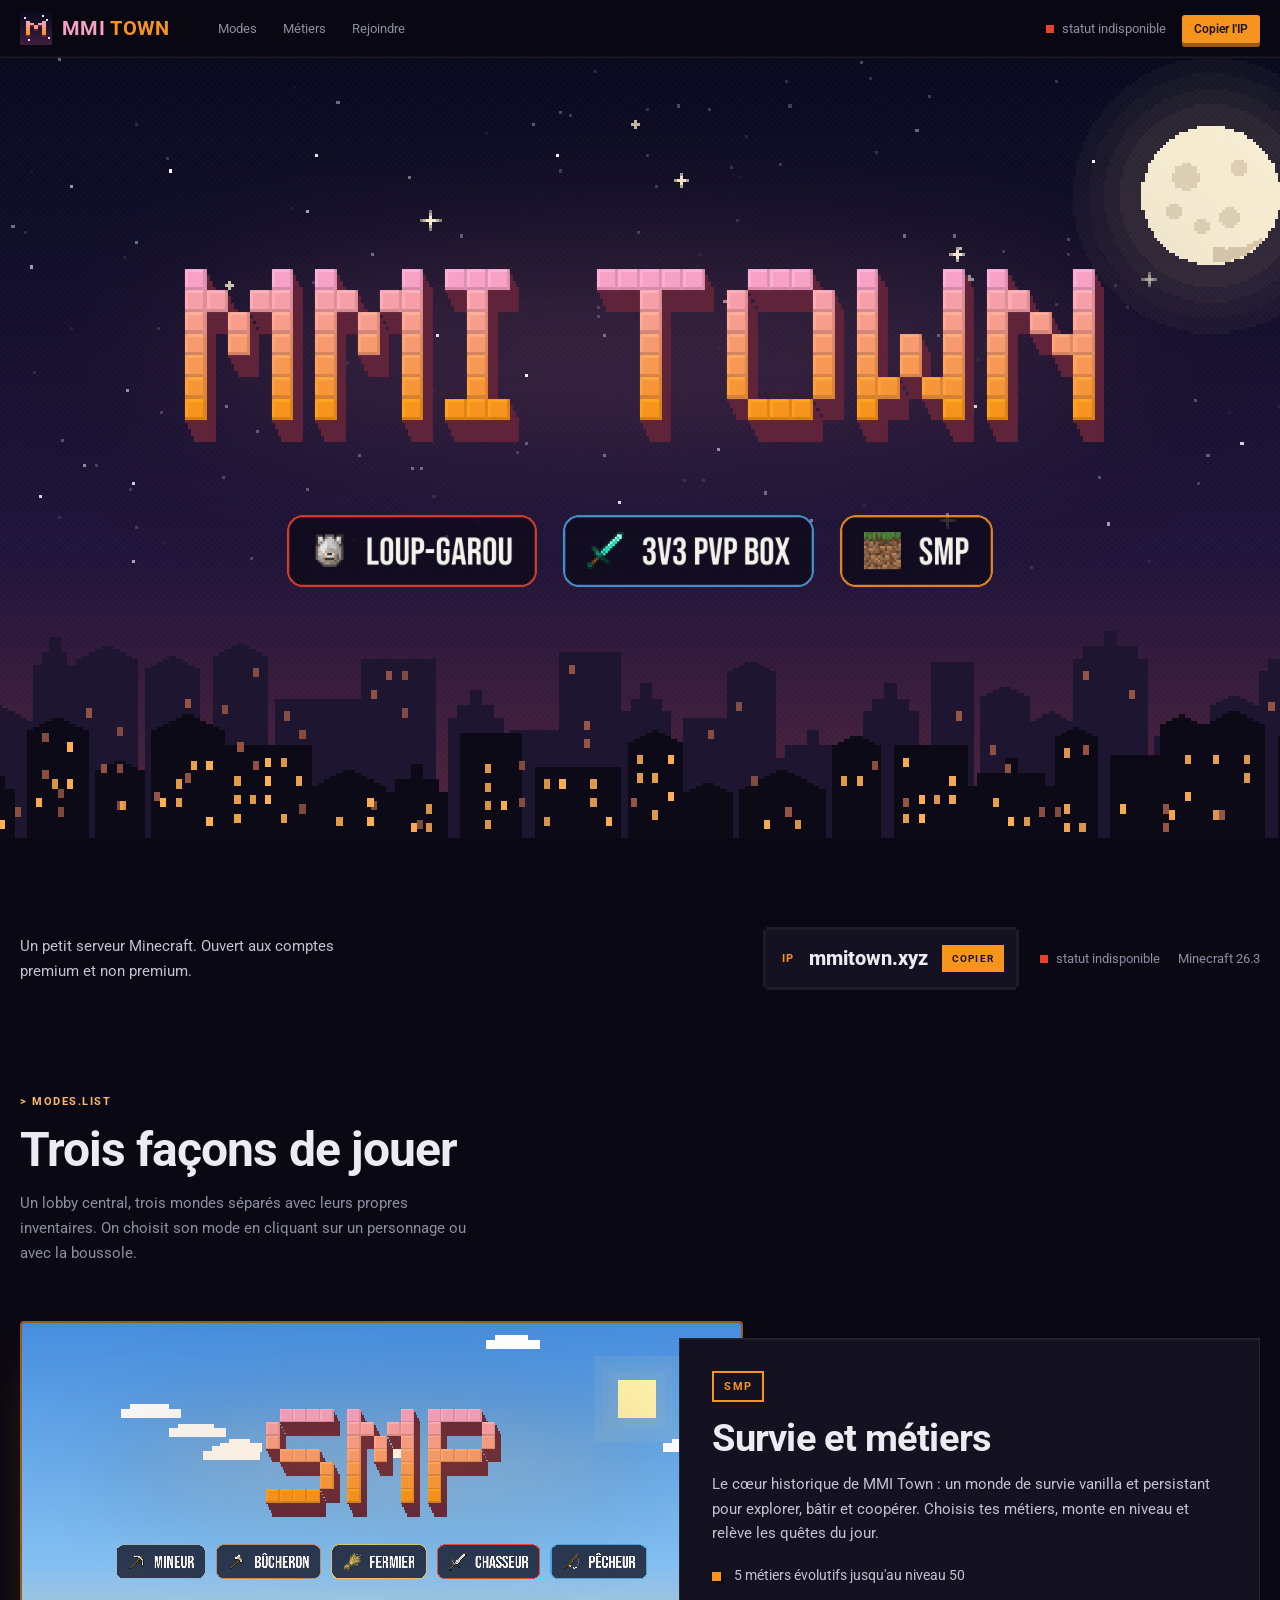
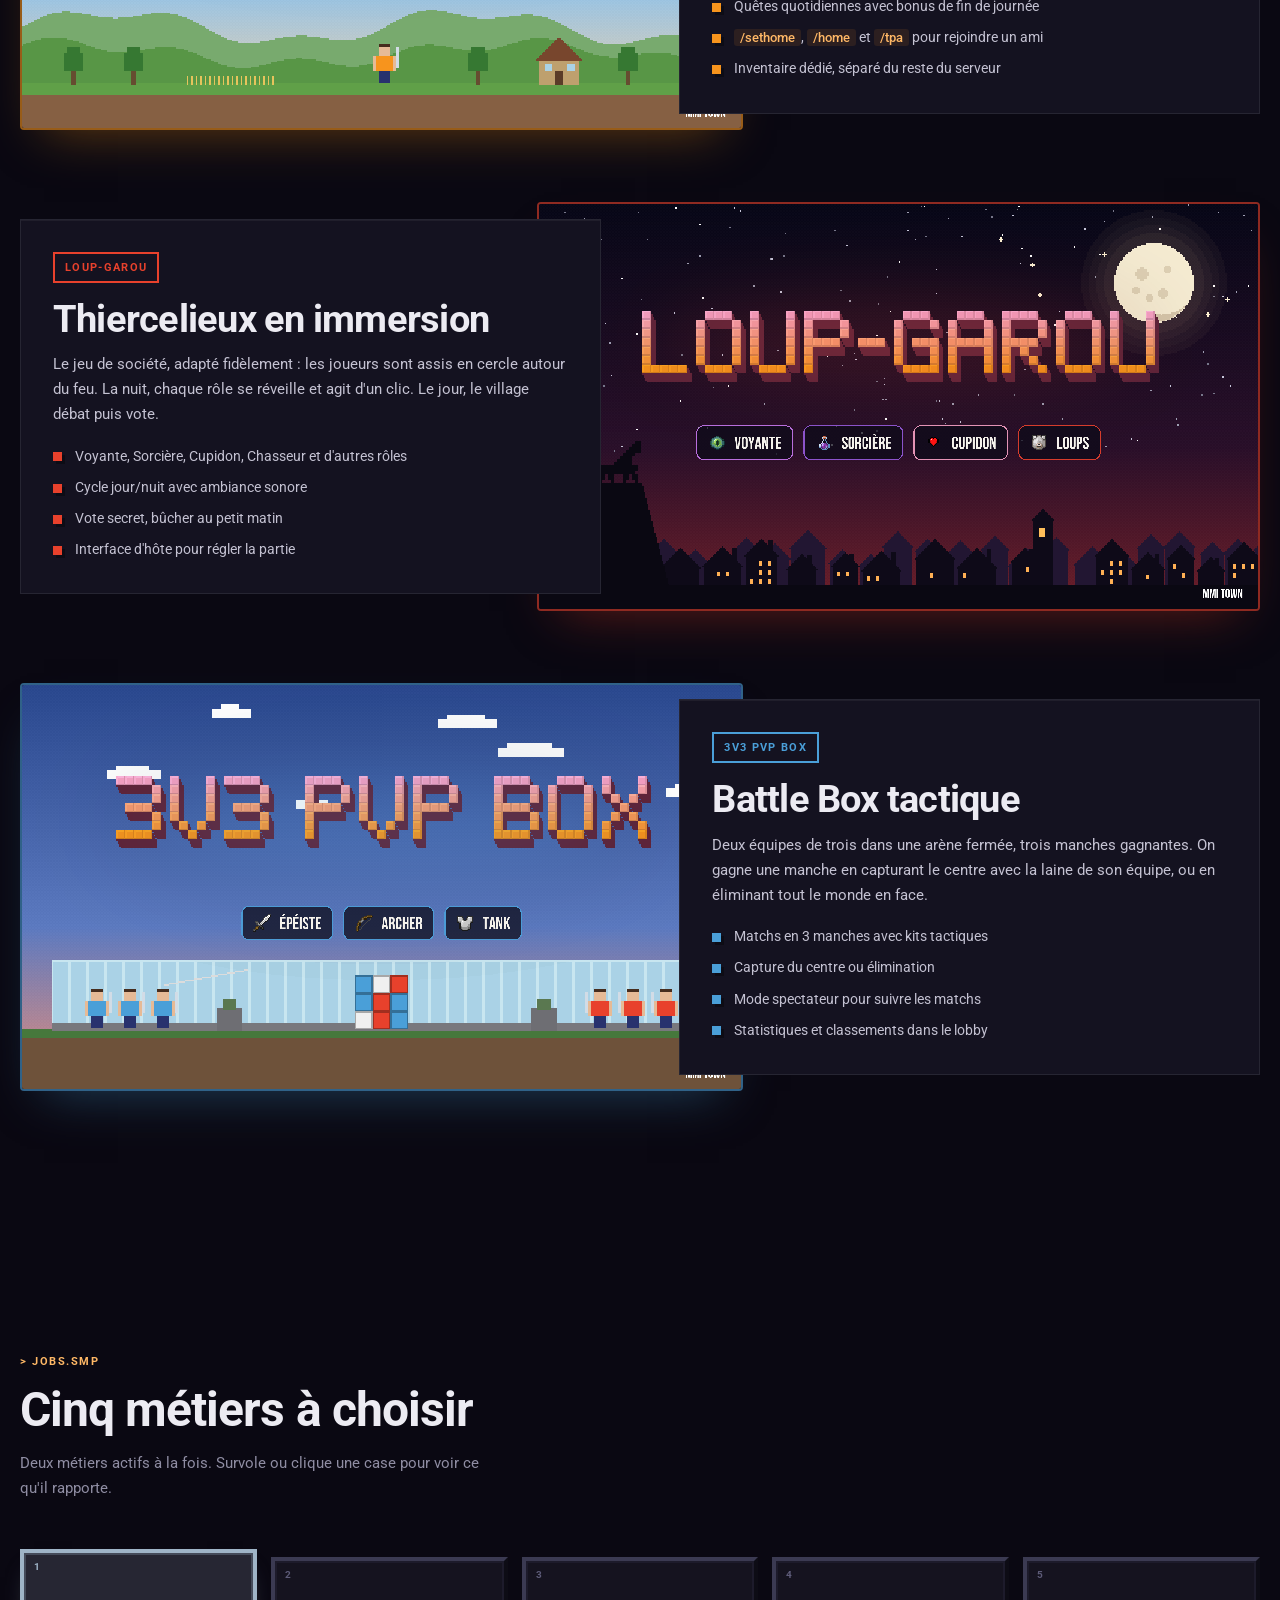
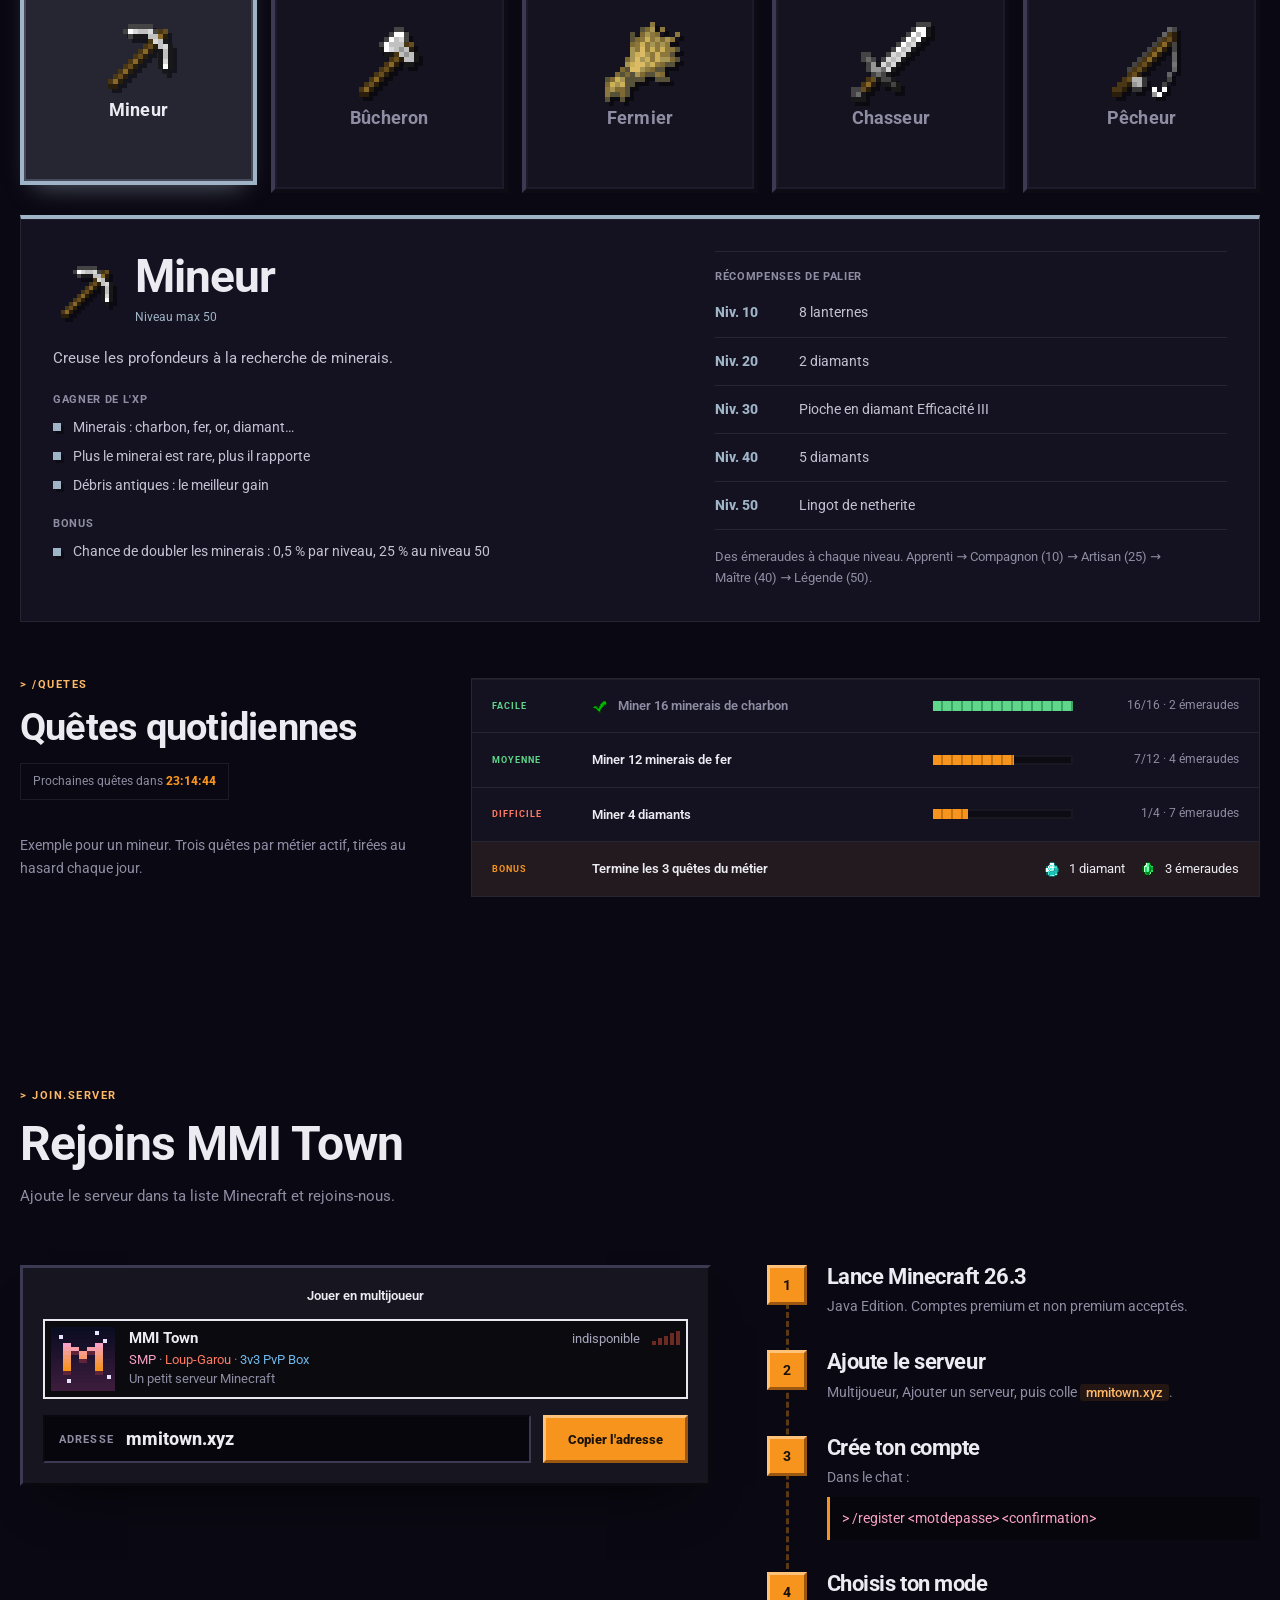
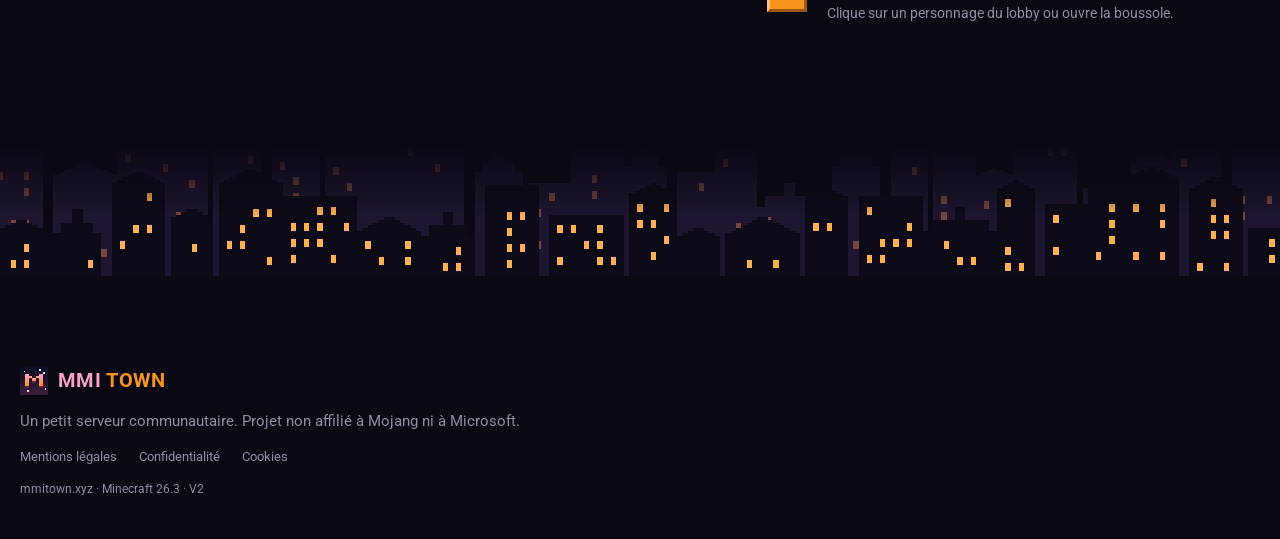
<file: index.html>
<!doctype html>
<html lang="fr">
<head>
<meta charset="utf-8">
<meta name="viewport" content="width=device-width, initial-scale=1">
<title>MMI Town — Un petit serveur Minecraft</title>
<meta name="description" content="SMP avec métiers et quêtes quotidiennes, Loup-Garou de Thiercelieux et Battle Box 3v3. Un petit serveur Minecraft, ouvert aux comptes premium et non premium.">
<link rel="canonical" href="https://withren.github.io/mmi-town-website/">
<meta property="og:type" content="website">
<meta property="og:site_name" content="MMI Town">
<meta property="og:locale" content="fr_FR">
<meta property="og:title" content="MMI Town — Un petit serveur Minecraft">
<meta property="og:description" content="SMP avec métiers et quêtes quotidiennes, Loup-Garou de Thiercelieux et Battle Box 3v3. Un petit serveur Minecraft, ouvert aux comptes premium et non premium.">
<meta property="og:url" content="https://withren.github.io/mmi-town-website/">
<meta property="og:image" content="https://withren.github.io/mmi-town-website/assets/og-image.png">
<meta property="og:image:type" content="image/png">
<meta property="og:image:width" content="1200">
<meta property="og:image:height" content="630">
<meta property="og:image:alt" content="MMI Town en pixel art devant une ville de nuit, avec les modes Loup-Garou, 3v3 PvP Box et SMP">
<meta name="twitter:card" content="summary_large_image">
<meta name="twitter:title" content="MMI Town — Un petit serveur Minecraft">
<meta name="twitter:description" content="SMP avec métiers et quêtes quotidiennes, Loup-Garou de Thiercelieux et Battle Box 3v3. Un petit serveur Minecraft, ouvert aux comptes premium et non premium.">
<meta name="twitter:image" content="https://withren.github.io/mmi-town-website/assets/og-image.png">
<meta name="theme-color" content="#F7941D">
<link rel="icon" href="assets/icon.png">
<link rel="preconnect" href="https://fonts.googleapis.com">
<link rel="preconnect" href="https://fonts.gstatic.com" crossorigin>
<link rel="stylesheet" href="https://fonts.googleapis.com/css2?family=Roboto:wght@400;500;700&display=swap">
<link rel="stylesheet" href="style.css?v=4">
</head>
<body>
<header class="nav">
  <a class="brand" href="#top" aria-label="MMI Town, accueil">
    <img src="assets/icon.png" alt="" width="32" height="32">
    <span class="wordmark">MMI<b>TOWN</b></span>
  </a>
  <nav class="links" aria-label="Navigation principale">
    <a href="#modes">Modes</a>
    <a href="#metiers">Métiers</a>
    <a href="#rejoindre">Rejoindre</a>
  </nav>
  <div class="nav-right">
    <span class="online" data-state="loading"><i class="dot"></i><span data-online>chargement</span></span>
    <button class="btn btn-sm" type="button" data-copy="mmitown.xyz">Copier l'IP</button>
  </div>
</header>

<main id="top">
<!-- COVER : calques de l'image, le titre apparait en fondu puis les boutons des modes -->
<section class="cover" aria-label="MMI Town">
  <div class="scene">
    <img class="layer bg pixelated" src="assets/cover-bg.png" alt="" width="1920" height="1080" fetchpriority="high">
    <canvas class="layer sky pixelated" id="sky" width="480" height="270" aria-hidden="true"></canvas>
    <h1 class="title-wrap">
      <img class="layer title pixelated" src="assets/cover-title.png" alt="MMI Town" width="1920" height="1080">
    </h1>
    <nav class="modes-nav" aria-label="Modes de jeu">
      <a class="mode m-lg" href="#loup-garou" style="--rx:6.2%/21.5%"><img src="assets/chip-loup-garou.png" alt="Loup-Garou" width="323" height="93"></a>
      <a class="mode m-pvp" href="#pvp-box" style="--rx:6.2%/21.5%"><img src="assets/chip-pvp-box.png" alt="3v3 PvP Box" width="325" height="93"></a>
      <a class="mode m-smp" href="#smp" style="--rx:10.1%/21.5%"><img src="assets/chip-smp.png" alt="SMP" width="198" height="93"></a>
    </nav>
  </div>
</section>

<nav class="modes-mobile" aria-label="Modes de jeu">
  <a class="mode" href="#loup-garou" style="--rx:6.2%/21.5%"><img src="assets/chip-loup-garou.png" alt="Loup-Garou" width="323" height="93"></a>
  <a class="mode" href="#pvp-box" style="--rx:6.2%/21.5%"><img src="assets/chip-pvp-box.png" alt="3v3 PvP Box" width="325" height="93"></a>
  <a class="mode" href="#smp" style="--rx:10.1%/21.5%"><img src="assets/chip-smp.png" alt="SMP" width="198" height="93"></a>
</nav>

<!-- BANDEAU IP -->
<section class="wrap strip">
  <p class="strip-text">Un petit serveur Minecraft. Ouvert aux comptes premium et non premium.</p>
  <div class="strip-ip">
    <div class="ip-box" data-copy="mmitown.xyz" role="button" tabindex="0" aria-label="Copier l'adresse du serveur">
      <span class="ip-label">IP</span>
      <code>mmitown.xyz</code>
      <span class="ip-action" data-copy-label>COPIER</span>
    </div>
    <ul class="strip-meta">
      <li class="online" data-state="loading"><i class="dot"></i><span data-online>chargement</span></li>
      <li>Minecraft 26.3</li>
    </ul>
  </div>
  <p class="copy-error" data-copy-error hidden>Copie impossible : sélectionne l'adresse et copie-la à la main.</p>
</section>

<!-- MODES -->
<section class="wrap section" id="modes">
  <header class="section-head reveal">
    <p class="tag">&gt; modes.list</p>
    <h2>Trois façons de jouer</h2>
    <p class="muted">Un lobby central, trois mondes séparés avec leurs propres inventaires. On choisit son mode en cliquant sur un personnage ou avec la boussole.</p>
  </header>

  <article class="feature reveal" id="smp" style="--c:#F7941D">
    <div class="feature-art"><img class="pixelated" src="assets/smp-metiers.png" alt="SMP : paysage de survie avec les cinq métiers" loading="lazy" width="1920" height="1080"></div>
    <div class="feature-body">
      <span class="chip">SMP</span>
      <h3>Survie et métiers</h3>
      <p>Le cœur historique de MMI Town : un monde de survie vanilla et persistant pour explorer, bâtir et coopérer. Choisis tes métiers, monte en niveau et relève les quêtes du jour.</p>
      <ul class="ticks">
        <li>5 métiers évolutifs jusqu'au niveau 50</li>
        <li>Quêtes quotidiennes avec bonus de fin de journée</li>
        <li><code>/sethome</code>, <code>/home</code> et <code>/tpa</code> pour rejoindre un ami</li>
        <li>Inventaire dédié, séparé du reste du serveur</li>
      </ul>
    </div>
  </article>

  <article class="feature flip reveal" id="loup-garou" style="--c:#E8412C">
    <div class="feature-art"><img class="pixelated" src="assets/loup-garou.png" alt="Loup-Garou : village médiéval sous la pleine lune" loading="lazy" width="1920" height="1080"></div>
    <div class="feature-body">
      <span class="chip">LOUP-GAROU</span>
      <h3>Thiercelieux en immersion</h3>
      <p>Le jeu de société, adapté fidèlement : les joueurs sont assis en cercle autour du feu. La nuit, chaque rôle se réveille et agit d'un clic. Le jour, le village débat puis vote.</p>
      <ul class="ticks">
        <li>Voyante, Sorcière, Cupidon, Chasseur et d'autres rôles</li>
        <li>Cycle jour/nuit avec ambiance sonore</li>
        <li>Vote secret, bûcher au petit matin</li>
        <li>Interface d'hôte pour régler la partie</li>
      </ul>
    </div>
  </article>

  <article class="feature reveal" id="pvp-box" style="--c:#4A9FD8">
    <div class="feature-art"><img class="pixelated" src="assets/pvp-box.png" alt="3v3 PvP Box : arène fermée" loading="lazy" width="1920" height="1080"></div>
    <div class="feature-body">
      <span class="chip">3V3 PVP BOX</span>
      <h3>Battle Box tactique</h3>
      <p>Deux équipes de trois dans une arène fermée, trois manches gagnantes. On gagne une manche en capturant le centre avec la laine de son équipe, ou en éliminant tout le monde en face.</p>
      <ul class="ticks">
        <li>Matchs en 3 manches avec kits tactiques</li>
        <li>Capture du centre ou élimination</li>
        <li>Mode spectateur pour suivre les matchs</li>
        <li>Statistiques et classements dans le lobby</li>
      </ul>
    </div>
  </article>
</section>

<!-- METIERS -->
<section class="wrap section" id="metiers">
  <header class="section-head reveal">
    <p class="tag">&gt; jobs.smp</p>
    <h2>Cinq métiers à choisir</h2>
    <p class="muted">Deux métiers actifs à la fois. Survole ou clique une case pour voir ce qu'il rapporte.</p>
  </header>

  <div class="hotbar reveal" role="tablist" aria-label="Métiers du SMP" id="hotbar">
    <button class="slot" role="tab" type="button" data-job="mineur" style="--c:#9FB4C7"><span class="num">1</span><img class="px" src="assets/items/iron_pickaxe.png" alt="" width="256" height="256"><span class="slot-name">Mineur</span></button>
    <button class="slot" role="tab" type="button" data-job="bucheron" style="--c:#C08A52"><span class="num">2</span><img class="px" src="assets/items/iron_axe.png" alt="" width="256" height="256"><span class="slot-name">Bûcheron</span></button>
    <button class="slot" role="tab" type="button" data-job="fermier" style="--c:#E6C35C"><span class="num">3</span><img class="px" src="assets/items/wheat.png" alt="" width="256" height="256"><span class="slot-name">Fermier</span></button>
    <button class="slot" role="tab" type="button" data-job="chasseur" style="--c:#E8412C"><span class="num">4</span><img class="px" src="assets/items/iron_sword.png" alt="" width="256" height="256"><span class="slot-name">Chasseur</span></button>
    <button class="slot" role="tab" type="button" data-job="pecheur" style="--c:#4A9FD8"><span class="num">5</span><img class="px" src="assets/items/fishing_rod.png" alt="" width="256" height="256"><span class="slot-name">Pêcheur</span></button>
  </div>
  <div class="job-panel" id="job-panel" role="tabpanel" aria-live="polite"></div>

  <div class="quests reveal">
    <div class="quests-head">
      <div>
        <p class="tag">&gt; /quetes</p>
        <h3>Quêtes quotidiennes</h3>
      </div>
      <span class="timer" title="Renouvellement à minuit">Prochaines quêtes dans <b id="reset-timer">--:--:--</b></span>
    </div>
    <p class="muted quests-intro">Exemple pour un mineur. Trois quêtes par métier actif, tirées au hasard chaque jour.</p>
    <ul class="quest-rows">
      <li class="quest done">
        <span class="q-tier">FACILE</span>
        <span class="q-text"><img class="q-check" src="assets/items/confirm.png" alt="" width="252" height="252">Miner 16 minerais de charbon</span>
        <span class="bar" role="img" aria-label="16 sur 16"><i style="width:100%"></i></span>
        <span class="q-meta">16/16 · 2 émeraudes</span>
      </li>
      <li class="quest">
        <span class="q-tier">MOYENNE</span>
        <span class="q-text">Miner 12 minerais de fer</span>
        <span class="bar" role="img" aria-label="7 sur 12"><i style="width:58%" data-grow></i></span>
        <span class="q-meta">7/12 · 4 émeraudes</span>
      </li>
      <li class="quest">
        <span class="q-tier hard">DIFFICILE</span>
        <span class="q-text">Miner 4 diamants</span>
        <span class="bar" role="img" aria-label="1 sur 4"><i style="width:25%" data-grow></i></span>
        <span class="q-meta">1/4 · 7 émeraudes</span>
      </li>
      <li class="quest bonus">
        <span class="q-tier gold">BONUS</span>
        <span class="q-text">Termine les 3 quêtes du métier</span>
        <span class="q-reward"><img class="gem" src="assets/items/diamond.png" alt="" width="256" height="256">1 diamant <img class="gem eme" src="assets/items/emerald.png" alt="" width="256" height="256">3 émeraudes</span>
      </li>
    </ul>
  </div>
</section>

<!-- REJOINDRE -->
<section class="wrap section join" id="rejoindre">
  <header class="section-head reveal">
    <p class="tag">&gt; join.server</p>
    <h2>Rejoins MMI Town</h2>
    <p class="muted">Ajoute le serveur dans ta liste Minecraft et rejoins-nous.</p>
  </header>

  <div class="join-grid">
    <div class="reveal">
      <!-- Maquette de la liste des serveurs de Minecraft -->
      <div class="mc-list" aria-label="Aperçu du serveur dans Minecraft">
        <div class="mc-title">Jouer en multijoueur</div>
        <div class="mc-entry">
          <img src="assets/icon.png" alt="" width="64" height="64">
          <div class="mc-info">
            <div class="mc-top">
              <b>MMI Town</b>
              <span class="mc-count" data-players>—</span>
              <span class="mc-ping" data-ping aria-hidden="true"><i></i><i></i><i></i><i></i><i></i></span>
            </div>
            <div class="mc-motd"><span class="c-pink">SMP</span> <em>·</em> <span class="c-red">Loup-Garou</span> <em>·</em> <span class="c-blue">3v3 PvP Box</span></div>
            <div class="mc-motd muted">Un petit serveur Minecraft</div>
          </div>
        </div>
        <div class="mc-bar">
          <div class="mc-field" aria-label="Adresse du serveur"><span>Adresse</span><code>mmitown.xyz</code></div>
          <button class="mc-btn" type="button" data-copy="mmitown.xyz" data-copy-label>Copier l'adresse</button>
        </div>
        <p class="copy-error" data-copy-error hidden>Copie impossible : sélectionne l'adresse et copie-la à la main.</p>
      </div>
      <a class="btn btn-big join-discord" id="discord-btn" href="#" hidden>Rejoindre le Discord</a>
    </div>

    <ol class="path">
      <li class="reveal"><span class="node">1</span><div><h4>Lance Minecraft 26.3</h4><p>Java Edition. Comptes premium et non premium acceptés.</p></div></li>
      <li class="reveal"><span class="node">2</span><div><h4>Ajoute le serveur</h4><p>Multijoueur, Ajouter un serveur, puis colle <code>mmitown.xyz</code>.</p></div></li>
      <li class="reveal"><span class="node">3</span><div><h4>Crée ton compte</h4><p>Dans le chat :</p><p class="cmd">&gt; /register &lt;motdepasse&gt; &lt;confirmation&gt;</p></div></li>
      <li class="reveal"><span class="node">4</span><div><h4>Choisis ton mode</h4><p>Clique sur un personnage du lobby ou ouvre la boussole.</p></div></li>
    </ol>
  </div>
</section>
</main>

<div class="skyline" aria-hidden="true"></div>

<footer class="footer">
  <div class="wrap foot">
    <a class="brand" href="#top"><img src="assets/icon.png" alt="" width="28" height="28"><span class="wordmark">MMI<b>TOWN</b></span></a>
    <p class="muted">Un petit serveur communautaire. Projet non affilié à Mojang ni à Microsoft.</p>
    <nav class="foot-links" aria-label="Informations légales"><a href="mentions-legales.html">Mentions légales</a><a href="confidentialite.html">Confidentialité</a><a href="cookies.html">Cookies</a></nav>
    <p class="muted small">mmitown.xyz · Minecraft 26.3 · V2</p>
  </div>
</footer>

<script src="assets/cover-sky.js"></script>
<script src="script.js?v=3"></script>
</body>
</html>
</file>
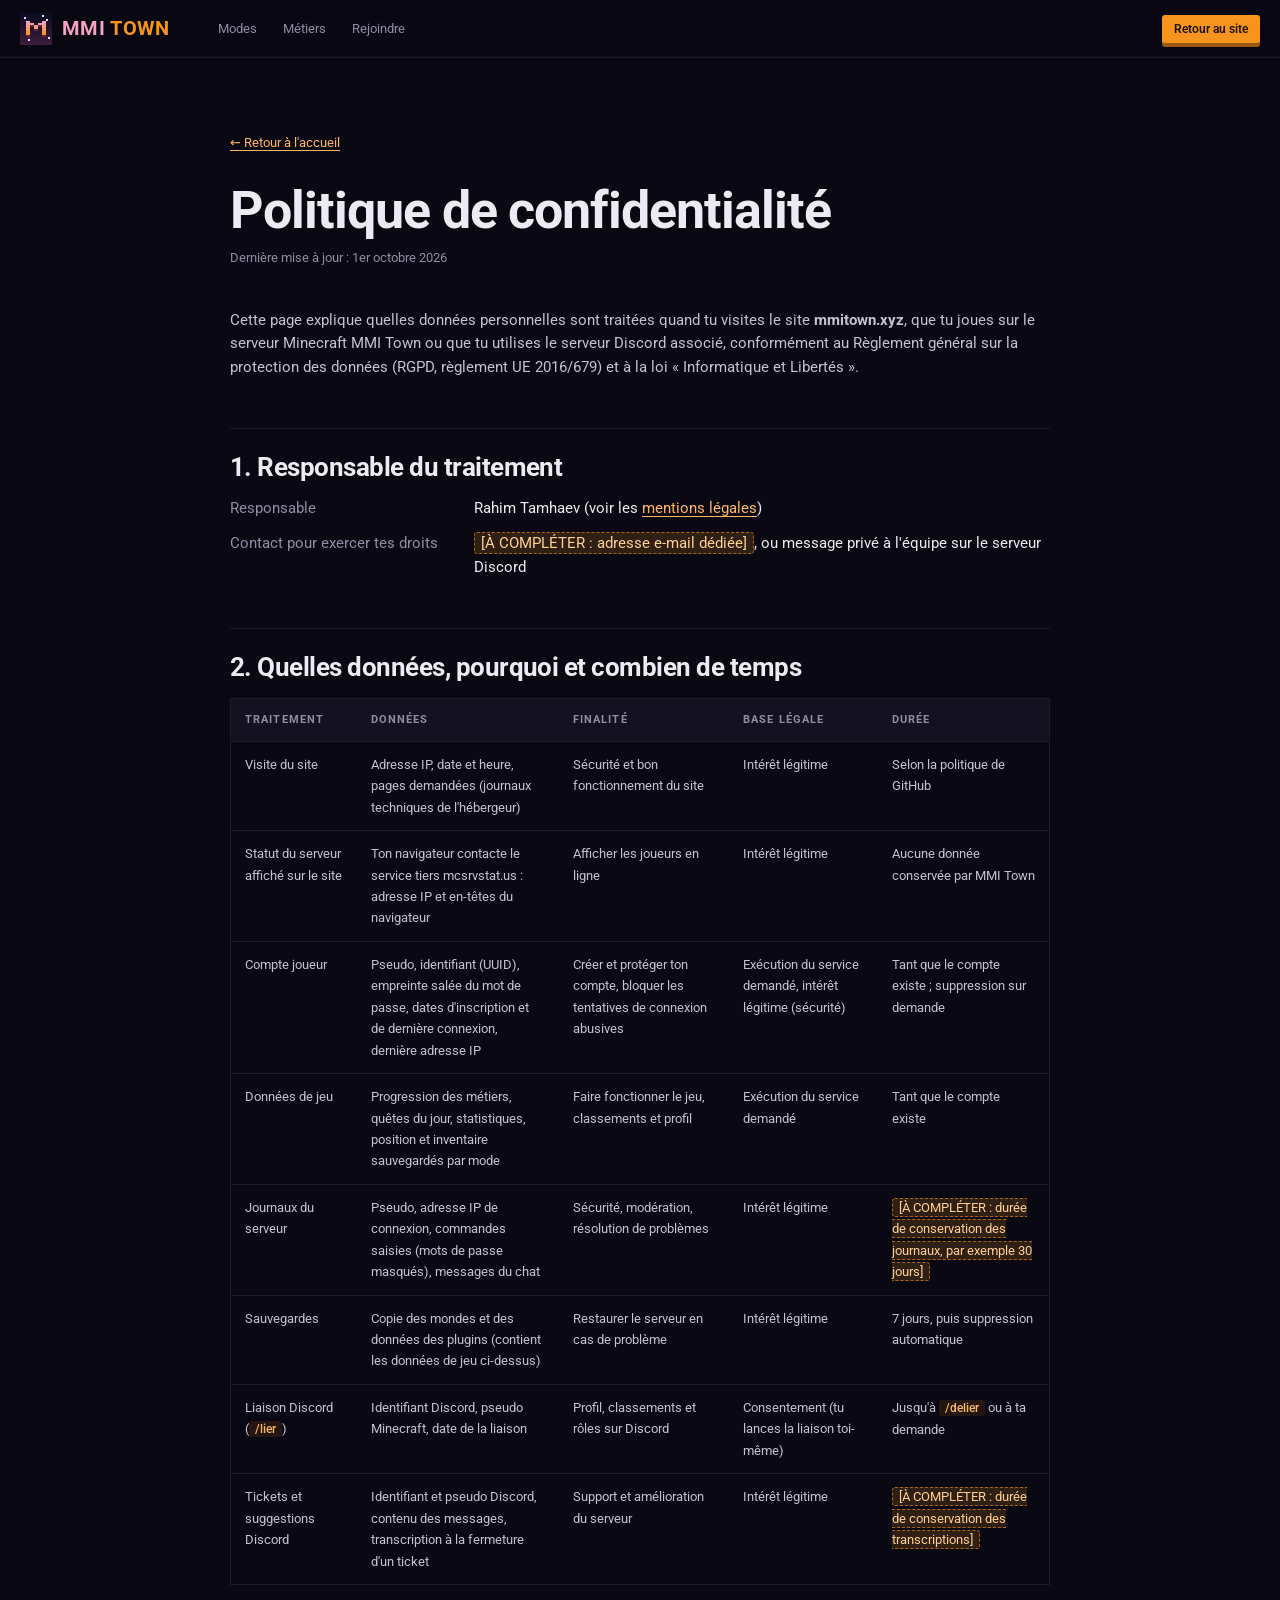
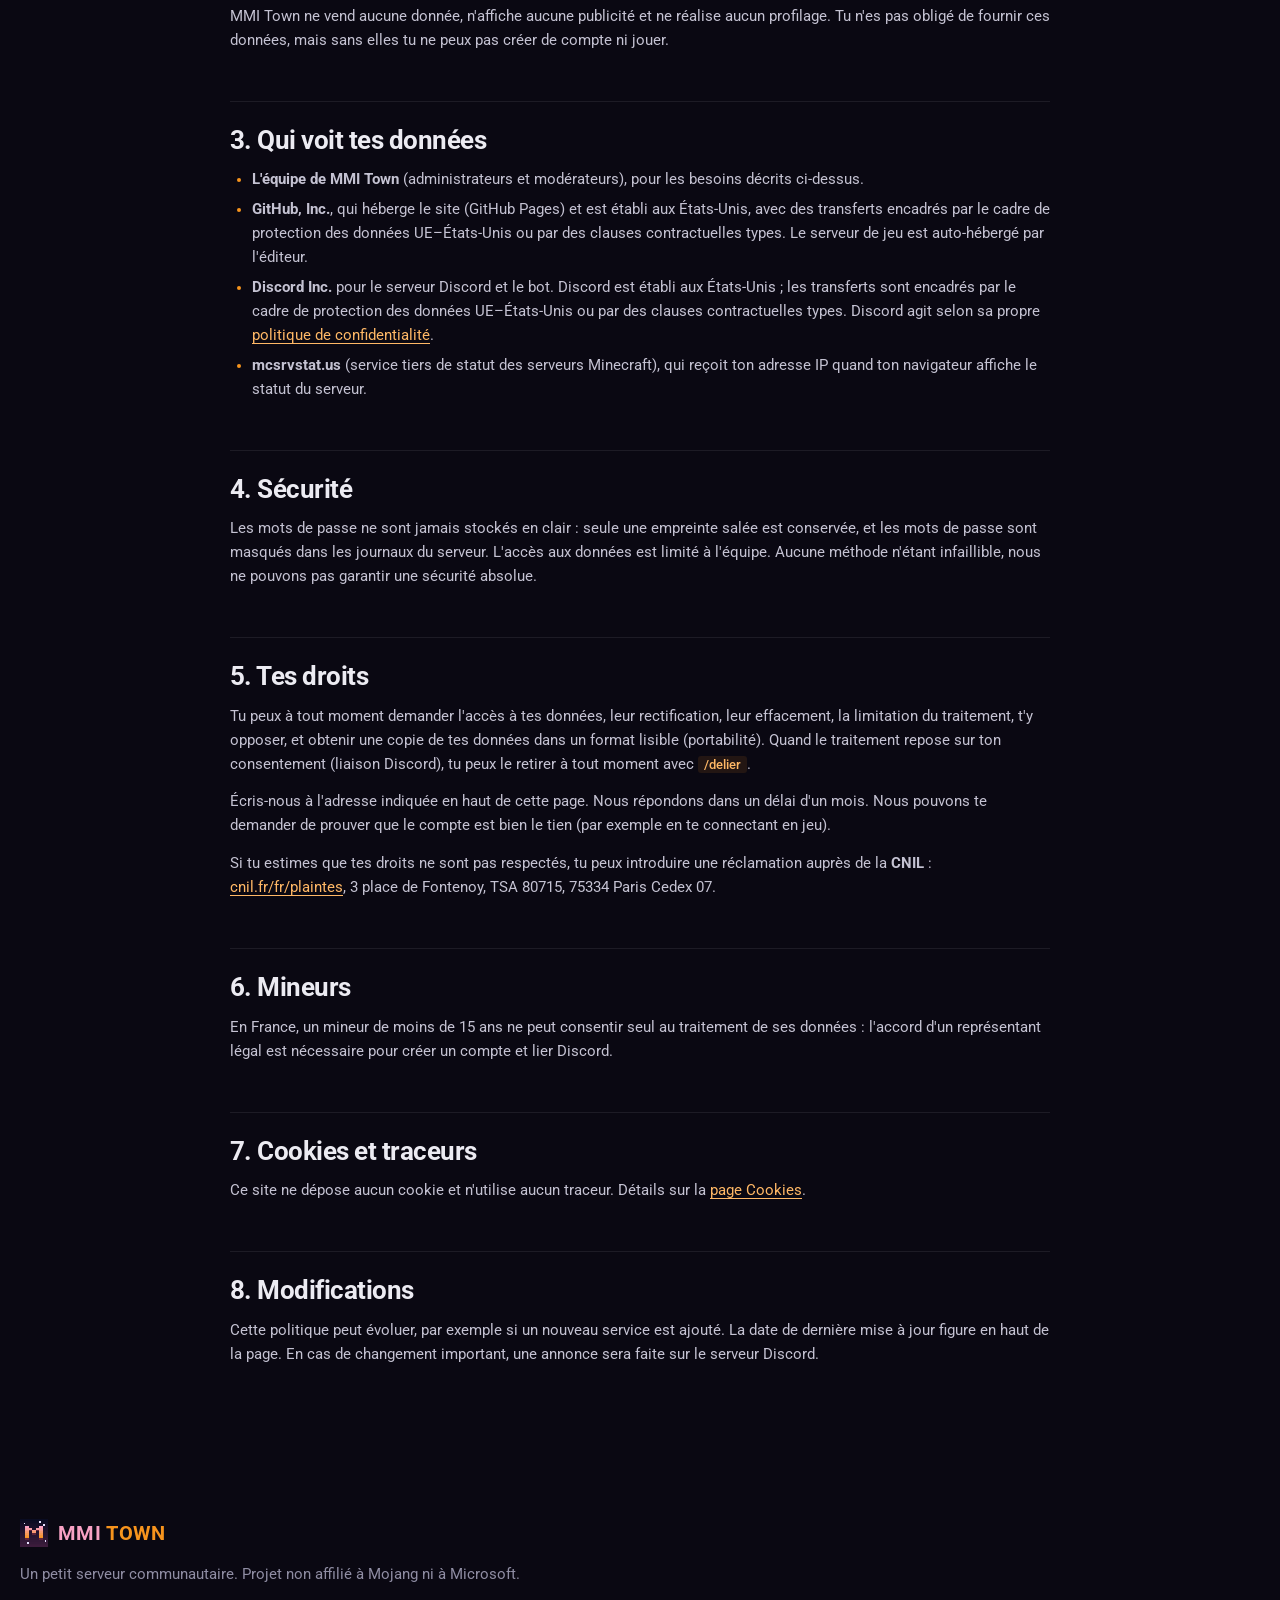
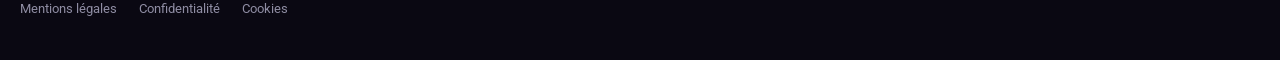
<file: confidentialite.html>
<!doctype html>
<html lang="fr">
<head>
<meta charset="utf-8">
<meta name="viewport" content="width=device-width, initial-scale=1">
<title>Politique de confidentialité — MMI Town</title>
<meta name="description" content="Données traitées par MMI Town, finalités, durées de conservation et droits RGPD.">
<link rel="canonical" href="https://withren.github.io/mmi-town-website/confidentialite.html">
<meta property="og:type" content="website">
<meta property="og:site_name" content="MMI Town">
<meta property="og:locale" content="fr_FR">
<meta property="og:title" content="Politique de confidentialité — MMI Town">
<meta property="og:description" content="Données traitées par MMI Town, finalités, durées de conservation et droits RGPD.">
<meta property="og:url" content="https://withren.github.io/mmi-town-website/confidentialite.html">
<meta property="og:image" content="https://withren.github.io/mmi-town-website/assets/og-image.png">
<meta property="og:image:type" content="image/png">
<meta property="og:image:width" content="1200">
<meta property="og:image:height" content="630">
<meta property="og:image:alt" content="MMI Town en pixel art devant une ville de nuit, avec les modes Loup-Garou, 3v3 PvP Box et SMP">
<meta name="twitter:card" content="summary_large_image">
<meta name="twitter:title" content="Politique de confidentialité — MMI Town">
<meta name="twitter:description" content="Données traitées par MMI Town, finalités, durées de conservation et droits RGPD.">
<meta name="twitter:image" content="https://withren.github.io/mmi-town-website/assets/og-image.png">
<meta name="theme-color" content="#F7941D">
<link rel="icon" href="assets/icon.png">
<link rel="preconnect" href="https://fonts.googleapis.com">
<link rel="preconnect" href="https://fonts.gstatic.com" crossorigin>
<link rel="stylesheet" href="https://fonts.googleapis.com/css2?family=Roboto:wght@400;500;700&display=swap">
<link rel="stylesheet" href="style.css?v=3">
</head>
<body>
<header class="nav">
  <a class="brand" href="./" aria-label="MMI Town, accueil">
    <img src="assets/icon.png" alt="" width="32" height="32">
    <span class="wordmark">MMI<b>TOWN</b></span>
  </a>
  <nav class="links" aria-label="Navigation principale">
    <a href="./#modes">Modes</a>
    <a href="./#metiers">Métiers</a>
    <a href="./#rejoindre">Rejoindre</a>
  </nav>
  <div class="nav-right"><a class="btn btn-sm" href="./">Retour au site</a></div>
</header>

<main class="legal">
<a class="back" href="./">&larr; Retour à l'accueil</a>
<h1>Politique de confidentialité</h1>
<p class="updated">Dernière mise à jour : 1er octobre 2026</p>

<p>Cette page explique quelles données personnelles sont traitées quand tu visites le site <strong>mmitown.xyz</strong>, que tu joues sur le serveur Minecraft MMI Town ou que tu utilises le serveur Discord associé, conformément au Règlement général sur la protection des données (RGPD, règlement UE 2016/679) et à la loi « Informatique et Libertés ».</p>

<h2>1. Responsable du traitement</h2>
<dl>
  <dt>Responsable</dt><dd>Rahim Tamhaev (voir les <a href="mentions-legales.html">mentions légales</a>)</dd>
  <dt>Contact pour exercer tes droits</dt><dd><em class="todo">[À COMPLÉTER : adresse e-mail dédiée]</em>, ou message privé à l'équipe sur le serveur Discord</dd>
</dl>

<h2>2. Quelles données, pourquoi et combien de temps</h2>
<div class="table-wrap">
<table>
<thead><tr><th>Traitement</th><th>Données</th><th>Finalité</th><th>Base légale</th><th>Durée</th></tr></thead>
<tbody>
<tr><td>Visite du site</td><td>Adresse IP, date et heure, pages demandées (journaux techniques de l'hébergeur)</td><td>Sécurité et bon fonctionnement du site</td><td>Intérêt légitime</td><td>Selon la politique de GitHub</td></tr>
<tr><td>Statut du serveur affiché sur le site</td><td>Ton navigateur contacte le service tiers mcsrvstat.us : adresse IP et en-têtes du navigateur</td><td>Afficher les joueurs en ligne</td><td>Intérêt légitime</td><td>Aucune donnée conservée par MMI Town</td></tr>
<tr><td>Compte joueur</td><td>Pseudo, identifiant (UUID), empreinte salée du mot de passe, dates d'inscription et de dernière connexion, dernière adresse IP</td><td>Créer et protéger ton compte, bloquer les tentatives de connexion abusives</td><td>Exécution du service demandé, intérêt légitime (sécurité)</td><td>Tant que le compte existe ; suppression sur demande</td></tr>
<tr><td>Données de jeu</td><td>Progression des métiers, quêtes du jour, statistiques, position et inventaire sauvegardés par mode</td><td>Faire fonctionner le jeu, classements et profil</td><td>Exécution du service demandé</td><td>Tant que le compte existe</td></tr>
<tr><td>Journaux du serveur</td><td>Pseudo, adresse IP de connexion, commandes saisies (mots de passe masqués), messages du chat</td><td>Sécurité, modération, résolution de problèmes</td><td>Intérêt légitime</td><td><em class="todo">[À COMPLÉTER : durée de conservation des journaux, par exemple 30 jours]</em></td></tr>
<tr><td>Sauvegardes</td><td>Copie des mondes et des données des plugins (contient les données de jeu ci-dessus)</td><td>Restaurer le serveur en cas de problème</td><td>Intérêt légitime</td><td>7 jours, puis suppression automatique</td></tr>
<tr><td>Liaison Discord (<code>/lier</code>)</td><td>Identifiant Discord, pseudo Minecraft, date de la liaison</td><td>Profil, classements et rôles sur Discord</td><td>Consentement (tu lances la liaison toi-même)</td><td>Jusqu'à <code>/delier</code> ou à ta demande</td></tr>
<tr><td>Tickets et suggestions Discord</td><td>Identifiant et pseudo Discord, contenu des messages, transcription à la fermeture d'un ticket</td><td>Support et amélioration du serveur</td><td>Intérêt légitime</td><td><em class="todo">[À COMPLÉTER : durée de conservation des transcriptions]</em></td></tr>
</tbody>
</table>
</div>
<p>MMI Town ne vend aucune donnée, n'affiche aucune publicité et ne réalise aucun profilage. Tu n'es pas obligé de fournir ces données, mais sans elles tu ne peux pas créer de compte ni jouer.</p>

<h2>3. Qui voit tes données</h2>
<ul>
  <li><strong>L'équipe de MMI Town</strong> (administrateurs et modérateurs), pour les besoins décrits ci-dessus.</li>
  <li><strong>GitHub, Inc.</strong>, qui héberge le site (GitHub Pages) et est établi aux États-Unis, avec des transferts encadrés par le cadre de protection des données UE–États-Unis ou par des clauses contractuelles types. Le serveur de jeu est auto-hébergé par l'éditeur.</li>
  <li><strong>Discord Inc.</strong> pour le serveur Discord et le bot. Discord est établi aux États-Unis ; les transferts sont encadrés par le cadre de protection des données UE–États-Unis ou par des clauses contractuelles types. Discord agit selon sa propre <a href="https://discord.com/privacy" rel="noopener">politique de confidentialité</a>.</li>
  <li><strong>mcsrvstat.us</strong> (service tiers de statut des serveurs Minecraft), qui reçoit ton adresse IP quand ton navigateur affiche le statut du serveur.</li>
</ul>

<h2>4. Sécurité</h2>
<p>Les mots de passe ne sont jamais stockés en clair : seule une empreinte salée est conservée, et les mots de passe sont masqués dans les journaux du serveur. L'accès aux données est limité à l'équipe. Aucune méthode n'étant infaillible, nous ne pouvons pas garantir une sécurité absolue.</p>

<h2>5. Tes droits</h2>
<p>Tu peux à tout moment demander l'accès à tes données, leur rectification, leur effacement, la limitation du traitement, t'y opposer, et obtenir une copie de tes données dans un format lisible (portabilité). Quand le traitement repose sur ton consentement (liaison Discord), tu peux le retirer à tout moment avec <code>/delier</code>.</p>
<p>Écris-nous à l'adresse indiquée en haut de cette page. Nous répondons dans un délai d'un mois. Nous pouvons te demander de prouver que le compte est bien le tien (par exemple en te connectant en jeu).</p>
<p>Si tu estimes que tes droits ne sont pas respectés, tu peux introduire une réclamation auprès de la <strong>CNIL</strong> : <a href="https://www.cnil.fr/fr/plaintes" rel="noopener">cnil.fr/fr/plaintes</a>, 3 place de Fontenoy, TSA 80715, 75334 Paris Cedex 07.</p>

<h2>6. Mineurs</h2>
<p>En France, un mineur de moins de 15 ans ne peut consentir seul au traitement de ses données : l'accord d'un représentant légal est nécessaire pour créer un compte et lier Discord.</p>

<h2>7. Cookies et traceurs</h2>
<p>Ce site ne dépose aucun cookie et n'utilise aucun traceur. Détails sur la <a href="cookies.html">page Cookies</a>.</p>

<h2>8. Modifications</h2>
<p>Cette politique peut évoluer, par exemple si un nouveau service est ajouté. La date de dernière mise à jour figure en haut de la page. En cas de changement important, une annonce sera faite sur le serveur Discord.</p>
</main>

<footer class="footer">
  <div class="wrap foot">
    <a class="brand" href="./"><img src="assets/icon.png" alt="" width="28" height="28"><span class="wordmark">MMI<b>TOWN</b></span></a>
    <p class="muted">Un petit serveur communautaire. Projet non affilié à Mojang ni à Microsoft.</p>
    <nav class="foot-links" aria-label="Informations légales"><a href="mentions-legales.html">Mentions légales</a><a href="confidentialite.html">Confidentialité</a><a href="cookies.html">Cookies</a></nav>
  </div>
</footer>
</body>
</html>
</file>
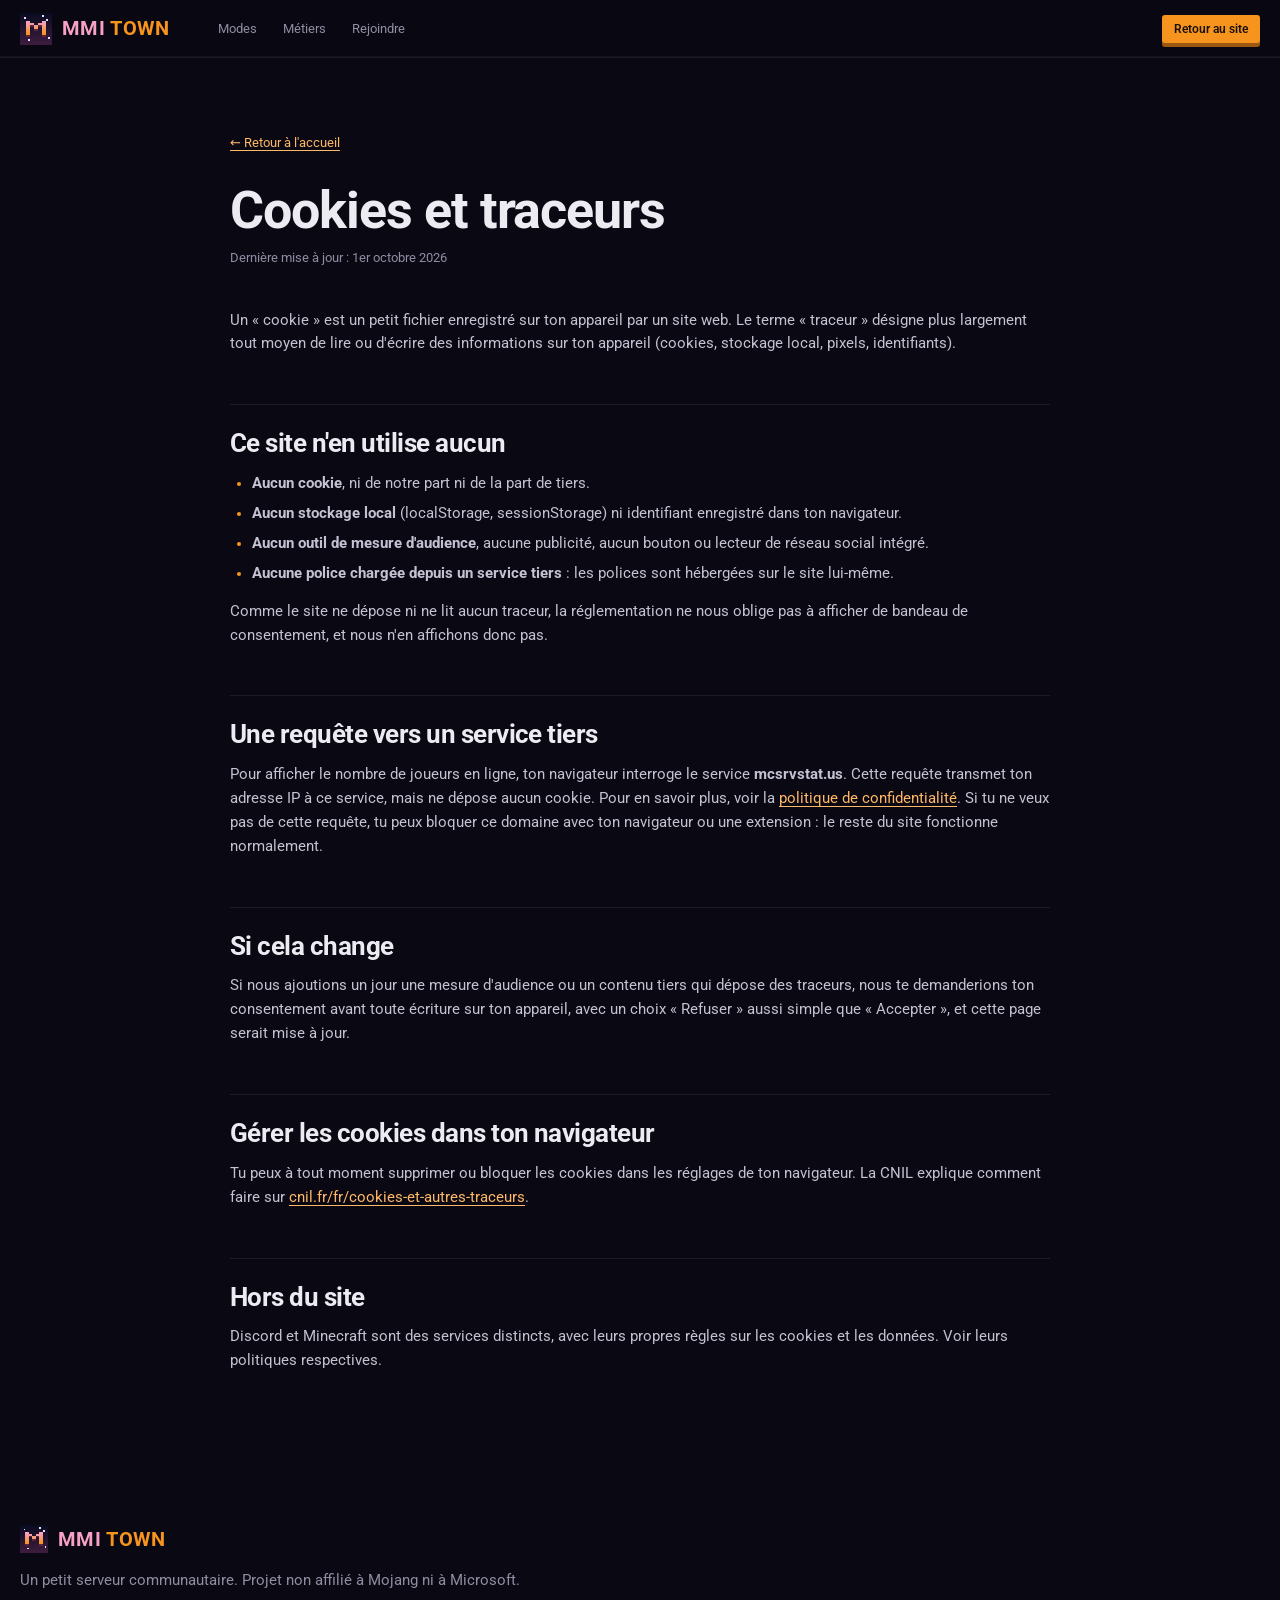
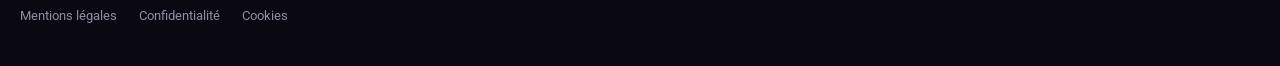
<file: cookies.html>
<!doctype html>
<html lang="fr">
<head>
<meta charset="utf-8">
<meta name="viewport" content="width=device-width, initial-scale=1">
<title>Cookies et traceurs — MMI Town</title>
<meta name="description" content="MMI Town n'utilise aucun cookie ni traceur sur son site.">
<link rel="canonical" href="https://withren.github.io/mmi-town-website/cookies.html">
<meta property="og:type" content="website">
<meta property="og:site_name" content="MMI Town">
<meta property="og:locale" content="fr_FR">
<meta property="og:title" content="Cookies et traceurs — MMI Town">
<meta property="og:description" content="MMI Town n'utilise aucun cookie ni traceur sur son site.">
<meta property="og:url" content="https://withren.github.io/mmi-town-website/cookies.html">
<meta property="og:image" content="https://withren.github.io/mmi-town-website/assets/og-image.png">
<meta property="og:image:type" content="image/png">
<meta property="og:image:width" content="1200">
<meta property="og:image:height" content="630">
<meta property="og:image:alt" content="MMI Town en pixel art devant une ville de nuit, avec les modes Loup-Garou, 3v3 PvP Box et SMP">
<meta name="twitter:card" content="summary_large_image">
<meta name="twitter:title" content="Cookies et traceurs — MMI Town">
<meta name="twitter:description" content="MMI Town n'utilise aucun cookie ni traceur sur son site.">
<meta name="twitter:image" content="https://withren.github.io/mmi-town-website/assets/og-image.png">
<meta name="theme-color" content="#F7941D">
<link rel="icon" href="assets/icon.png">
<link rel="preconnect" href="https://fonts.googleapis.com">
<link rel="preconnect" href="https://fonts.gstatic.com" crossorigin>
<link rel="stylesheet" href="https://fonts.googleapis.com/css2?family=Roboto:wght@400;500;700&display=swap">
<link rel="stylesheet" href="style.css?v=3">
</head>
<body>
<header class="nav">
  <a class="brand" href="./" aria-label="MMI Town, accueil">
    <img src="assets/icon.png" alt="" width="32" height="32">
    <span class="wordmark">MMI<b>TOWN</b></span>
  </a>
  <nav class="links" aria-label="Navigation principale">
    <a href="./#modes">Modes</a>
    <a href="./#metiers">Métiers</a>
    <a href="./#rejoindre">Rejoindre</a>
  </nav>
  <div class="nav-right"><a class="btn btn-sm" href="./">Retour au site</a></div>
</header>

<main class="legal">
<a class="back" href="./">&larr; Retour à l'accueil</a>
<h1>Cookies et traceurs</h1>
<p class="updated">Dernière mise à jour : 1er octobre 2026</p>

<p>Un « cookie » est un petit fichier enregistré sur ton appareil par un site web. Le terme « traceur » désigne plus largement tout moyen de lire ou d'écrire des informations sur ton appareil (cookies, stockage local, pixels, identifiants).</p>

<h2>Ce site n'en utilise aucun</h2>
<ul>
  <li><strong>Aucun cookie</strong>, ni de notre part ni de la part de tiers.</li>
  <li><strong>Aucun stockage local</strong> (localStorage, sessionStorage) ni identifiant enregistré dans ton navigateur.</li>
  <li><strong>Aucun outil de mesure d'audience</strong>, aucune publicité, aucun bouton ou lecteur de réseau social intégré.</li>
  <li><strong>Aucune police chargée depuis un service tiers</strong> : les polices sont hébergées sur le site lui-même.</li>
</ul>
<p>Comme le site ne dépose ni ne lit aucun traceur, la réglementation ne nous oblige pas à afficher de bandeau de consentement, et nous n'en affichons donc pas.</p>

<h2>Une requête vers un service tiers</h2>
<p>Pour afficher le nombre de joueurs en ligne, ton navigateur interroge le service <strong>mcsrvstat.us</strong>. Cette requête transmet ton adresse IP à ce service, mais ne dépose aucun cookie. Pour en savoir plus, voir la <a href="confidentialite.html">politique de confidentialité</a>. Si tu ne veux pas de cette requête, tu peux bloquer ce domaine avec ton navigateur ou une extension : le reste du site fonctionne normalement.</p>

<h2>Si cela change</h2>
<p>Si nous ajoutions un jour une mesure d'audience ou un contenu tiers qui dépose des traceurs, nous te demanderions ton consentement avant toute écriture sur ton appareil, avec un choix « Refuser » aussi simple que « Accepter », et cette page serait mise à jour.</p>

<h2>Gérer les cookies dans ton navigateur</h2>
<p>Tu peux à tout moment supprimer ou bloquer les cookies dans les réglages de ton navigateur. La CNIL explique comment faire sur <a href="https://www.cnil.fr/fr/cookies-et-autres-traceurs" rel="noopener">cnil.fr/fr/cookies-et-autres-traceurs</a>.</p>

<h2>Hors du site</h2>
<p>Discord et Minecraft sont des services distincts, avec leurs propres règles sur les cookies et les données. Voir leurs politiques respectives.</p>
</main>

<footer class="footer">
  <div class="wrap foot">
    <a class="brand" href="./"><img src="assets/icon.png" alt="" width="28" height="28"><span class="wordmark">MMI<b>TOWN</b></span></a>
    <p class="muted">Un petit serveur communautaire. Projet non affilié à Mojang ni à Microsoft.</p>
    <nav class="foot-links" aria-label="Informations légales"><a href="mentions-legales.html">Mentions légales</a><a href="confidentialite.html">Confidentialité</a><a href="cookies.html">Cookies</a></nav>
  </div>
</footer>
</body>
</html>
</file>
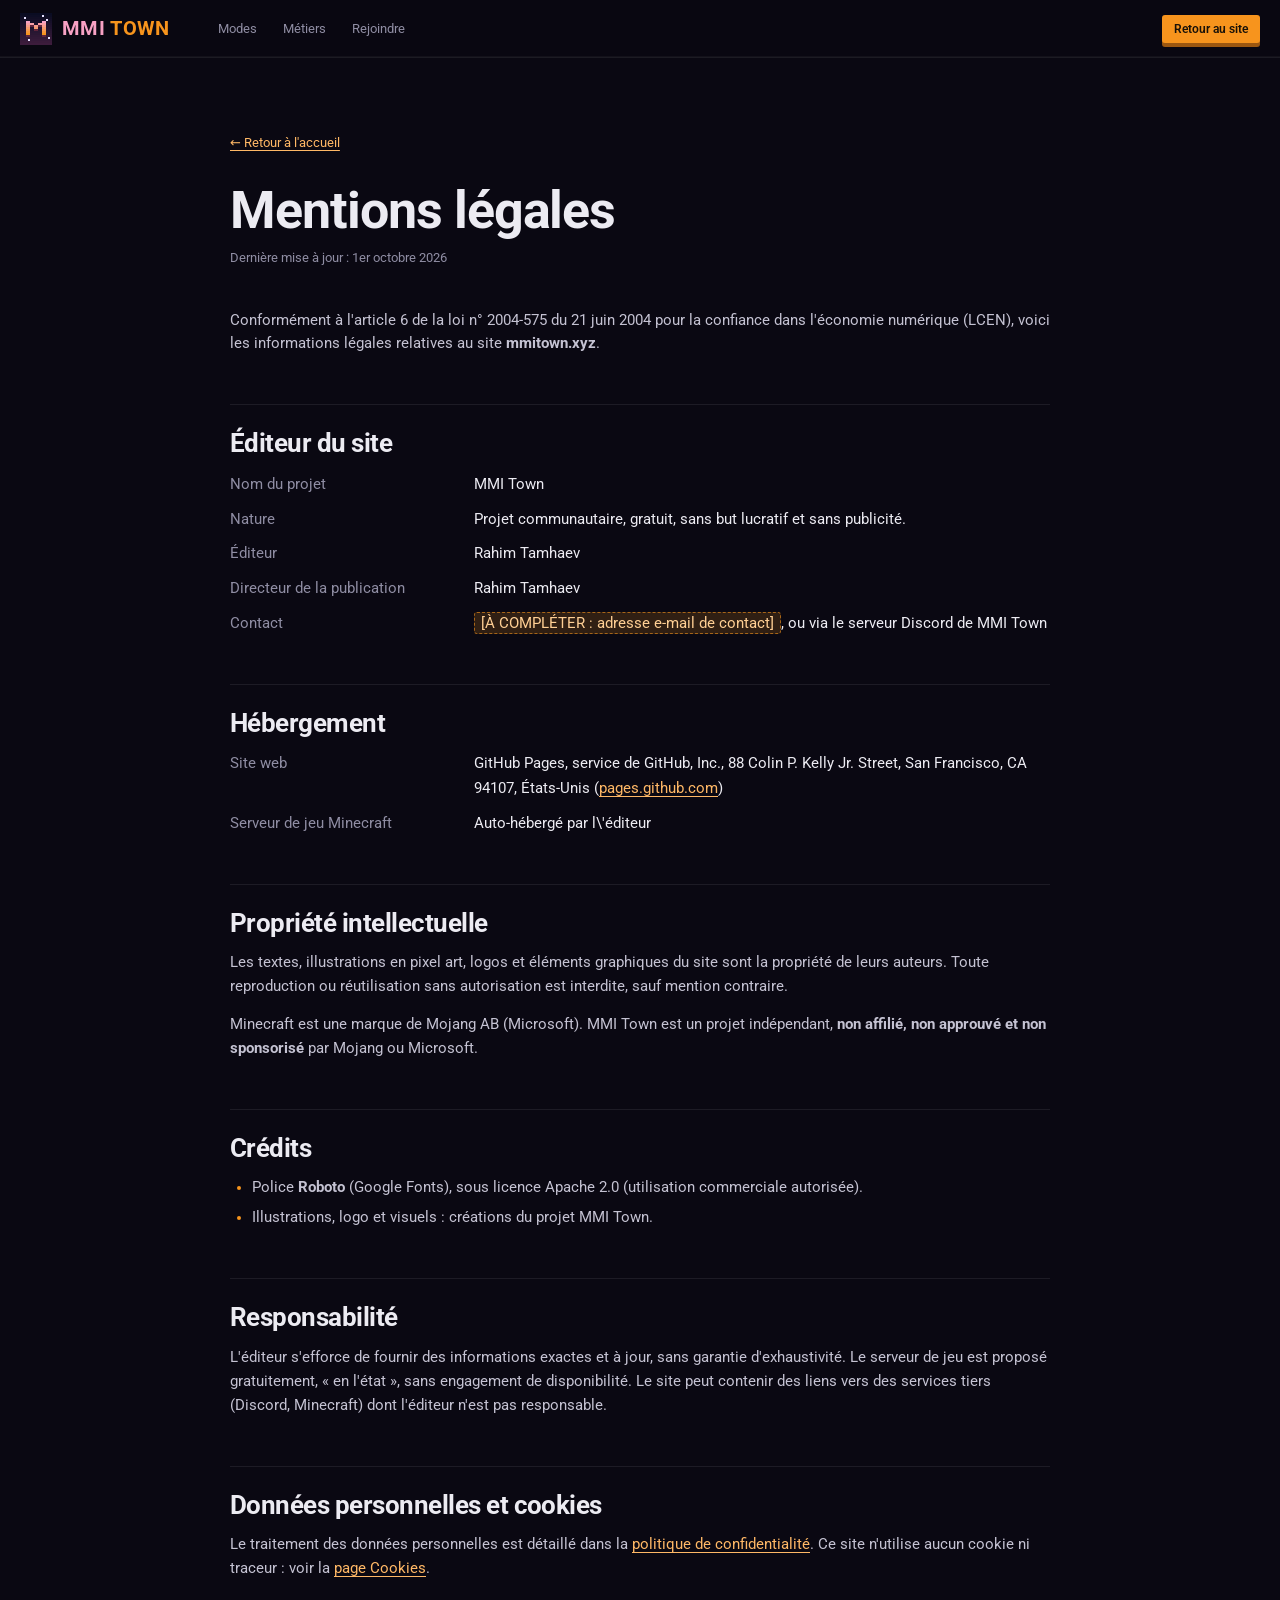
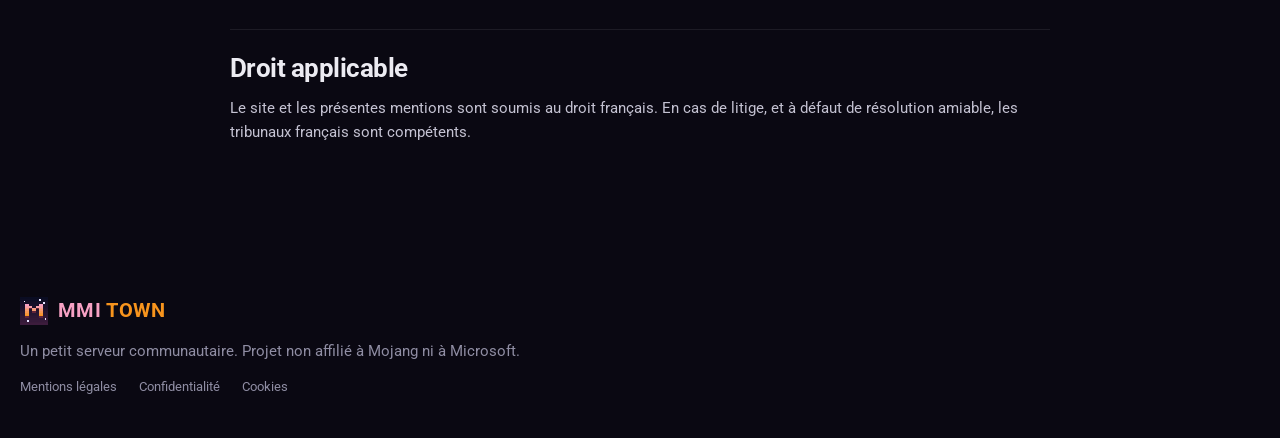
<file: mentions-legales.html>
<!doctype html>
<html lang="fr">
<head>
<meta charset="utf-8">
<meta name="viewport" content="width=device-width, initial-scale=1">
<title>Mentions légales — MMI Town</title>
<meta name="description" content="Mentions légales du site MMI Town : éditeur, hébergement, propriété intellectuelle et crédits.">
<link rel="canonical" href="https://withren.github.io/mmi-town-website/mentions-legales.html">
<meta property="og:type" content="website">
<meta property="og:site_name" content="MMI Town">
<meta property="og:locale" content="fr_FR">
<meta property="og:title" content="Mentions légales — MMI Town">
<meta property="og:description" content="Mentions légales du site MMI Town : éditeur, hébergement, propriété intellectuelle et crédits.">
<meta property="og:url" content="https://withren.github.io/mmi-town-website/mentions-legales.html">
<meta property="og:image" content="https://withren.github.io/mmi-town-website/assets/og-image.png">
<meta property="og:image:type" content="image/png">
<meta property="og:image:width" content="1200">
<meta property="og:image:height" content="630">
<meta property="og:image:alt" content="MMI Town en pixel art devant une ville de nuit, avec les modes Loup-Garou, 3v3 PvP Box et SMP">
<meta name="twitter:card" content="summary_large_image">
<meta name="twitter:title" content="Mentions légales — MMI Town">
<meta name="twitter:description" content="Mentions légales du site MMI Town : éditeur, hébergement, propriété intellectuelle et crédits.">
<meta name="twitter:image" content="https://withren.github.io/mmi-town-website/assets/og-image.png">
<meta name="theme-color" content="#F7941D">
<link rel="icon" href="assets/icon.png">
<link rel="preconnect" href="https://fonts.googleapis.com">
<link rel="preconnect" href="https://fonts.gstatic.com" crossorigin>
<link rel="stylesheet" href="https://fonts.googleapis.com/css2?family=Roboto:wght@400;500;700&display=swap">
<link rel="stylesheet" href="style.css?v=3">
</head>
<body>
<header class="nav">
  <a class="brand" href="./" aria-label="MMI Town, accueil">
    <img src="assets/icon.png" alt="" width="32" height="32">
    <span class="wordmark">MMI<b>TOWN</b></span>
  </a>
  <nav class="links" aria-label="Navigation principale">
    <a href="./#modes">Modes</a>
    <a href="./#metiers">Métiers</a>
    <a href="./#rejoindre">Rejoindre</a>
  </nav>
  <div class="nav-right"><a class="btn btn-sm" href="./">Retour au site</a></div>
</header>

<main class="legal">
<a class="back" href="./">&larr; Retour à l'accueil</a>
<h1>Mentions légales</h1>
<p class="updated">Dernière mise à jour : 1er octobre 2026</p>

<p>Conformément à l'article 6 de la loi n° 2004-575 du 21 juin 2004 pour la confiance dans l'économie numérique (LCEN), voici les informations légales relatives au site <strong>mmitown.xyz</strong>.</p>

<h2>Éditeur du site</h2>
<dl>
  <dt>Nom du projet</dt><dd>MMI Town</dd>
  <dt>Nature</dt><dd>Projet communautaire, gratuit, sans but lucratif et sans publicité.</dd>
  <dt>Éditeur</dt><dd>Rahim Tamhaev</dd>
  <dt>Directeur de la publication</dt><dd>Rahim Tamhaev</dd>
  <dt>Contact</dt><dd><em class="todo">[À COMPLÉTER : adresse e-mail de contact]</em>, ou via le serveur Discord de MMI Town</dd>
</dl>

<h2>Hébergement</h2>
<dl>
  <dt>Site web</dt><dd>GitHub Pages, service de GitHub, Inc., 88 Colin P. Kelly Jr. Street, San Francisco, CA 94107, États-Unis (<a href="https://pages.github.com" rel="noopener">pages.github.com</a>)</dd>
  <dt>Serveur de jeu Minecraft</dt><dd>Auto-hébergé par l\'éditeur</dd>
</dl>

<h2>Propriété intellectuelle</h2>
<p>Les textes, illustrations en pixel art, logos et éléments graphiques du site sont la propriété de leurs auteurs. Toute reproduction ou réutilisation sans autorisation est interdite, sauf mention contraire.</p>
<p>Minecraft est une marque de Mojang AB (Microsoft). MMI Town est un projet indépendant, <strong>non affilié, non approuvé et non sponsorisé</strong> par Mojang ou Microsoft.</p>

<h2>Crédits</h2>
<ul>
  <li>Police <strong>Roboto</strong> (Google Fonts), sous licence Apache 2.0 (utilisation commerciale autorisée).</li>
  <li>Illustrations, logo et visuels : créations du projet MMI Town.</li>
</ul>

<h2>Responsabilité</h2>
<p>L'éditeur s'efforce de fournir des informations exactes et à jour, sans garantie d'exhaustivité. Le serveur de jeu est proposé gratuitement, « en l'état », sans engagement de disponibilité. Le site peut contenir des liens vers des services tiers (Discord, Minecraft) dont l'éditeur n'est pas responsable.</p>

<h2>Données personnelles et cookies</h2>
<p>Le traitement des données personnelles est détaillé dans la <a href="confidentialite.html">politique de confidentialité</a>. Ce site n'utilise aucun cookie ni traceur : voir la <a href="cookies.html">page Cookies</a>.</p>

<h2>Droit applicable</h2>
<p>Le site et les présentes mentions sont soumis au droit français. En cas de litige, et à défaut de résolution amiable, les tribunaux français sont compétents.</p>
</main>

<footer class="footer">
  <div class="wrap foot">
    <a class="brand" href="./"><img src="assets/icon.png" alt="" width="28" height="28"><span class="wordmark">MMI<b>TOWN</b></span></a>
    <p class="muted">Un petit serveur communautaire. Projet non affilié à Mojang ni à Microsoft.</p>
    <nav class="foot-links" aria-label="Informations légales"><a href="mentions-legales.html">Mentions légales</a><a href="confidentialite.html">Confidentialité</a><a href="cookies.html">Cookies</a></nav>
  </div>
</footer>
</body>
</html>
</file>
<file: style.css>
:root {
  --bg: #0a0812;
  --surface: #141220;
  --surface-2: #1b192b;
  --line: rgba(255, 255, 255, .08);
  --line-strong: rgba(255, 255, 255, .16);
  --text: #ecebf2;
  --body: #c4c2d2;
  --muted: #8f8da3;
  --accent: #F7941D;
  --accent-dark: #9c5710;
  --pink: #F7A1C4;
  --green: #5fd68a;
  --red: #E8412C;
  --ease: cubic-bezier(.16, 1, .3, 1);
  --font: "Roboto", system-ui, -apple-system, sans-serif;
  --mono: var(--font);
  --title: var(--font);
  --pixel: var(--font);
  font-family: var(--font);
}

*, *::before, *::after { box-sizing: border-box; }
html { scroll-behavior: smooth; scroll-padding-top: 84px; overflow-x: clip; }
body {
  margin: 0; background: var(--bg); color: var(--body);
  font: 400 15px/1.65 var(--font);
  -webkit-font-smoothing: antialiased;
}
input, button, select, textarea { font-family: var(--font); }
img { max-width: 100%; height: auto; display: block; }
.pixelated { image-rendering: pixelated; }
a { color: inherit; text-decoration: none; }
code { font-family: var(--font); font-weight: 500; background: rgba(247, 148, 29, .1); color: #ffb866; padding: 1px 6px; border-radius: 3px; font-size: .92em; }
h1, h2, h3, h4 { margin: 0; color: var(--text); font-family: var(--font); font-weight: 700; letter-spacing: -.02em; line-height: 1.1; }
p { margin: 0; max-width: 65ch; }
ul, ol { list-style: none; margin: 0; padding: 0; }
.wrap { width: min(1240px, 100% - 40px); margin-inline: auto; }
.muted { color: var(--muted); }
.small { font-size: 12px; }
[hidden] { display: none !important; }
:focus-visible { outline: 2px solid var(--accent); outline-offset: 3px; }

/* ---------- NAV ---------- */
.nav {
  position: sticky; top: 0; z-index: 50;
  display: flex; align-items: center; gap: 24px;
  padding: 12px max(20px, calc((100vw - 1240px) / 2));
  background: rgba(10, 8, 18, .82); backdrop-filter: blur(14px);
  border-bottom: 1px solid var(--line);
  box-shadow: inset 0 -1px 0 rgba(255, 255, 255, .04);
}
.brand { display: inline-flex; align-items: center; gap: 10px; }
.brand img { image-rendering: pixelated; }
.wordmark { font-family: var(--font); font-size: 20px; font-weight: 700; letter-spacing: .02em; color: var(--pink); }
.wordmark b { font-weight: 700; color: var(--accent); margin-left: 5px; }
.links { display: flex; gap: 2px; margin-left: 12px; }
.links a { padding: 6px 12px; color: var(--muted); font-size: 13px; transition: color .3s var(--ease), background .3s var(--ease); border-radius: 4px; }
.links a:hover { color: var(--text); background: rgba(255, 255, 255, .05); }
.nav-right { margin-left: auto; display: flex; align-items: center; gap: 16px; }

/* ---------- STATUT EN LIGNE (chargement / ok / hors ligne / erreur) ---------- */
.online { display: inline-flex; align-items: center; gap: 8px; font-size: 13px; color: var(--muted); }
.dot { width: 8px; height: 8px; background: var(--muted); display: inline-block; }
.online[data-state="on"] { color: var(--text); }
.online[data-state="on"] .dot { background: var(--green); animation: pulse 2s ease-in-out infinite; }
.online[data-state="error"] .dot { background: var(--red); }
.online[data-state="loading"] [data-online] {
  color: transparent; width: 9ch; height: 1em; display: inline-block; border-radius: 2px; overflow: hidden;
  background: linear-gradient(90deg, rgba(255, 255, 255, .05) 25%, rgba(255, 255, 255, .13) 50%, rgba(255, 255, 255, .05) 75%) 0 0 / 200% 100%;
  animation: shimmer 1.4s linear infinite;
}
@keyframes shimmer { to { background-position: -200% 0; } }
@keyframes pulse { 50% { opacity: .35; } }

/* ---------- BOUTONS ---------- */
.btn {
  font: 600 13px var(--mono);
  display: inline-flex; align-items: center; justify-content: center; gap: 8px;
  color: #1a1208; background: var(--accent);
  border: 0; border-radius: 3px; padding: 10px 18px; cursor: pointer;
  box-shadow: 0 4px 0 var(--accent-dark);
  transition: transform .25s var(--ease), box-shadow .25s var(--ease), background .25s var(--ease);
}
.btn:hover { background: #ffa334; transform: translateY(-1px); box-shadow: 0 5px 0 var(--accent-dark); }
.btn:active { transform: translateY(3px) scale(.98); box-shadow: 0 1px 0 var(--accent-dark); }
.btn-sm { padding: 7px 12px; font-size: 12px; }
.btn-big { padding: 15px 26px; font-size: 14px; }
.btn-ghost { color: var(--text); background: var(--surface-2); box-shadow: 0 4px 0 rgba(255, 255, 255, .1), inset 0 0 0 1px var(--line-strong); }
.btn-ghost:hover { background: #26253a; box-shadow: 0 5px 0 rgba(255, 255, 255, .12), inset 0 0 0 1px var(--line-strong); }
.btn.copied { background: var(--green); box-shadow: 0 4px 0 #2f7a4b; }
.cta { display: flex; flex-wrap: wrap; gap: 14px; margin-top: 28px; }
.magnetic { translate: var(--mx, 0) var(--my, 0); transition: translate .2s var(--ease), transform .25s var(--ease), box-shadow .25s var(--ease), background .25s var(--ease); }

/* ---------- TAG & CURSEUR ---------- */
.tag { font: 700 11px var(--mono); text-transform: uppercase; color: #ffb866; letter-spacing: .14em; margin-bottom: 16px; }
.caret { display: inline-block; width: 8px; height: 12px; margin-left: 6px; background: var(--accent); animation: blink 1s steps(2) infinite; vertical-align: -1px; }
@keyframes blink { 50% { opacity: 0; } }


/* ---------- TAG, IP ---------- */
.ip-box {
  display: inline-flex; align-items: center; gap: 14px; cursor: pointer;
  background: var(--surface); padding: 12px 12px 12px 16px;
  box-shadow: 0 -3px 0 0 var(--line), 0 3px 0 0 var(--line), -3px 0 0 0 var(--line), 3px 0 0 0 var(--line);
  transition: box-shadow .3s var(--ease), transform .25s var(--ease);
}
.ip-box:hover, .ip-box:focus-visible { outline: 0; box-shadow: 0 -3px 0 0 var(--accent), 0 3px 0 0 var(--accent), -3px 0 0 0 var(--accent), 3px 0 0 0 var(--accent); }
.ip-box:active { transform: scale(.98); }
.ip-label { font: 700 11px var(--mono); text-transform: uppercase; letter-spacing: .12em; color: var(--accent); }
.ip-box code { background: none; color: var(--text); font-size: 20px; font-weight: 800; padding: 0; }
.ip-action { font: 700 10px var(--mono); text-transform: uppercase; letter-spacing: .12em; color: #1a1208; background: var(--accent); padding: 8px 10px; }
.ip-box.copied .ip-action { background: var(--green); }
.ip-box.mini { margin-top: 14px; padding: 8px 8px 8px 12px; }
.ip-box.mini code { font-size: 15px; }
.copy-error { margin-top: 10px; color: #ff8a73; font-size: 13px; }

/* ---------- COVER : calques alignes sur l'image 1920x1080 ---------- */
.cover {
  --nav: 64px;
  position: relative; overflow: hidden;
  height: calc(100dvh - var(--nav)); min-height: 420px;
  background: var(--bg);
}
.scene {
  --sw: max(100vw, calc((100dvh - var(--nav)) * 16 / 9));
  position: absolute; left: 50%; top: 50%; translate: -50% -50%;
  width: var(--sw); aspect-ratio: 16 / 9;
}
.sky { image-rendering: pixelated; }
.layer { position: absolute; inset: 0; width: 100%; height: 100%; }
.title-wrap { position: absolute; inset: 0; margin: 0; }
.title {
  opacity: 0; transform: translateY(14px) scale(.965); filter: blur(6px);
  animation: title-in 1.9s cubic-bezier(.65, 0, .35, 1) .35s forwards;
}
@keyframes title-in { to { opacity: 1; transform: none; filter: blur(0); } }

.modes-nav { position: absolute; inset: 0; pointer-events: none; }
.mode {
  position: absolute; top: 54.63%; display: block; pointer-events: auto;
  border-radius: var(--rx); overflow: hidden; isolation: isolate;
  opacity: 0; transform: translateY(12px);
  animation: mode-in 1.1s cubic-bezier(.65, 0, .35, 1) forwards;
  transition: translate .35s var(--ease), scale .35s var(--ease), filter .35s var(--ease);
}
.mode img { width: 100%; height: auto; display: block; }
.m-lg { left: 26.25%; width: 16.82%; animation-delay: 1.9s; }
.m-pvp { left: 44.79%; width: 16.93%; animation-delay: 2.1s; }
.m-smp { left: 63.44%; width: 10.31%; animation-delay: 2.3s; }
@keyframes mode-in { to { opacity: 1; transform: none; } }
.mode::after {
  content: ""; position: absolute; inset: 0; pointer-events: none;
  background: linear-gradient(110deg, transparent 38%, rgba(255, 255, 255, .55) 50%, transparent 62%);
  translate: -130% 0;
}
.mode:hover, .mode:focus-visible { translate: 0 -4%; scale: 1.04; filter: brightness(1.15); outline: 0; }
.mode:hover::after, .mode:focus-visible::after { translate: 130% 0; transition: translate .85s var(--ease); }
.mode:active { scale: .97; }
.mode:focus-visible { box-shadow: 0 0 0 3px var(--text); }

/* Portrait : le titre tient dans l'ecran, les boutons passent sous la cover */
.modes-mobile { display: none; }
@media (max-aspect-ratio: 1/1) {
  .cover { height: calc(150vw * 9 / 16); min-height: 0; }
  .scene { --sw: 150vw; }
  .modes-nav { display: none; }
  .modes-mobile { display: flex; flex-wrap: wrap; gap: 12px; width: min(1240px, 100% - 40px); margin: 20px auto 0; }
  .modes-mobile .mode { position: relative; top: auto; left: auto; width: auto; animation-delay: 1.9s; }
  .modes-mobile .mode img { height: 60px; width: auto; }
}

/* ---------- BANDEAU IP ---------- */
.strip { display: flex; flex-wrap: wrap; align-items: center; justify-content: space-between; gap: 20px 40px; padding: 36px 0 12px; }
.strip-text { max-width: 44ch; color: var(--body); }
.strip-ip { display: flex; flex-wrap: wrap; align-items: center; gap: 14px 24px; }
.strip-meta { display: flex; gap: 18px; color: var(--muted); font-size: 13px; }
.strip .copy-error { flex-basis: 100%; margin: 0; }

/* ---------- SECTIONS ---------- */
.section { padding: 96px 0; }
.section-head { margin-bottom: 56px; }
.section-head h2 { font-size: clamp(32px, 3.8vw, 48px); margin-bottom: 14px; text-wrap: balance; }
.section-head p.muted { max-width: 58ch; }

.feature { --c: var(--accent); display: grid; grid-template-columns: minmax(0, 7fr) minmax(0, 5fr); gap: 0; align-items: center; margin-bottom: 72px; }
.feature.flip { grid-template-columns: minmax(0, 5fr) minmax(0, 7fr); }
.feature.flip .feature-art { order: 2; }
.feature-art { border: 2px solid color-mix(in srgb, var(--c) 60%, transparent); overflow: hidden; border-radius: 4px; box-shadow: 0 24px 48px -24px color-mix(in srgb, var(--c) 40%, #050409); }
.feature-art img { width: 100%; transition: transform .8s var(--ease); }
.feature:hover .feature-art img { transform: scale(1.03); }
.feature-body { background: var(--surface); padding: 32px; margin-left: -64px; position: relative; border: 1px solid var(--line); box-shadow: inset 0 1px 0 rgba(255, 255, 255, .05); }
.feature.flip .feature-body { margin-left: 0; margin-right: -64px; }
.chip { display: inline-block; font: 700 11px var(--mono); text-transform: uppercase; letter-spacing: .12em; color: var(--c); border: 2px solid var(--c); padding: 7px 10px; margin-bottom: 16px; }
.feature h3 { font-size: clamp(28px, 3vw, 38px); margin-bottom: 12px; }
.feature p { margin-bottom: 18px; }
.ticks { display: grid; gap: 8px; }
.ticks li { position: relative; padding-left: 22px; font-size: 14px; }
.ticks li::before { content: ""; position: absolute; left: 0; top: .55em; width: 9px; height: 9px; background: var(--c); box-shadow: 3px 3px 0 rgba(0, 0, 0, .35); }

/* ---------- METIERS : hotbar + panneau ---------- */
.hotbar { display: grid; grid-template-columns: repeat(5, minmax(0, 1fr)); gap: 14px; }
.slot {
  --c: var(--accent);
  position: relative; aspect-ratio: 1; display: grid; place-items: center; align-content: center; gap: 6px;
  background: #15131f; cursor: pointer; font: inherit; color: var(--muted);
  border: 4px solid; border-color: #3b3a52 #0d0c15 #0d0c15 #3b3a52;
  box-shadow: inset 0 0 0 2px #1d1b2b;
  transition: transform .35s var(--ease), border-color .25s, box-shadow .35s var(--ease), color .25s;
}
.slot .px { width: 56%; height: auto; max-width: 80px; aspect-ratio: 1; object-fit: contain; image-rendering: pixelated; filter: drop-shadow(4px 4px 0 rgba(0, 0, 0, .45)); transition: transform .35s var(--ease); }
.slot-name { font: 700 clamp(14px, 1.5vw, 18px)/1.1 var(--font); letter-spacing: .01em; }
.num { position: absolute; top: 8px; left: 10px; font: 700 10px var(--mono); text-transform: uppercase; color: #5d5b78; }
.slot:hover { transform: translateY(-4px); color: var(--text); }
.slot:hover .px { transform: scale(1.08); }
.slot:active { transform: translateY(0) scale(.97); }
.slot[aria-selected="true"] {
  color: var(--text); transform: translateY(-8px);
  border-color: var(--c); background: color-mix(in srgb, var(--c) 12%, #15131f);
  box-shadow: inset 0 0 0 2px color-mix(in srgb, var(--c) 35%, #15131f), 0 14px 24px -14px color-mix(in srgb, var(--c) 55%, #05040a);
}
.slot[aria-selected="true"] .num { color: var(--c); }

.job-panel {
  --c: var(--accent);
  position: relative; margin-top: 22px; min-height: 340px;
  background: var(--surface); border: 1px solid var(--line); border-top: 4px solid var(--c);
  box-shadow: inset 0 1px 0 rgba(255, 255, 255, .05);
}
.job-body { display: grid; grid-template-columns: minmax(0, 6fr) minmax(0, 5fr); gap: 0 48px; padding: 32px; animation: panel-in .45s var(--ease); }
@keyframes panel-in { from { opacity: 0; transform: translateY(8px); } }
.job-head { display: flex; align-items: center; gap: 18px; margin-bottom: 18px; }
.job-head .px { width: 64px; height: 64px; object-fit: contain; image-rendering: pixelated; filter: drop-shadow(4px 4px 0 rgba(0, 0, 0, .45)); flex: none; }
.job-head h3 { font-size: clamp(32px, 3.6vw, 46px); }
.job-head small { display: block; color: var(--c); font-size: 12px; margin-top: 6px; }
.job-desc { margin-bottom: 22px; }
.job-block { margin-top: 20px; }
.job-block h5 { margin: 0 0 10px; font: 700 11px var(--mono); text-transform: uppercase; color: var(--muted); letter-spacing: .06em; }
.job-block ul { display: grid; gap: 6px; }
.job-block li { position: relative; padding-left: 20px; font-size: 14px; }
.job-block li::before { content: ""; position: absolute; left: 0; top: .55em; width: 8px; height: 8px; background: var(--c); box-shadow: 3px 3px 0 rgba(0, 0, 0, .35); }
.milestones { border-top: 1px solid var(--line); align-self: start; }
.milestones h5 { margin: 18px 0 6px; font: 700 11px var(--mono); text-transform: uppercase; color: var(--muted); letter-spacing: .06em; }
.milestones li { display: grid; grid-template-columns: 72px minmax(0, 1fr); gap: 12px; padding: 12px 0; border-bottom: 1px solid var(--line); font-size: 14px; }
.milestones b { color: var(--c); font-weight: 800; font-variant-numeric: tabular-nums; }
.job-note { margin-top: 16px; color: var(--muted); font-size: 13px; }

.quests { margin-top: 56px; display: grid; grid-template-columns: minmax(0, 4fr) minmax(0, 8fr); gap: 0 56px; align-items: start; }
.quests-head { grid-column: 1; }
.quests-head h3 { font-size: clamp(28px, 3vw, 38px); margin-bottom: 14px; }
.timer { display: inline-block; font-size: 12px; color: var(--muted); border: 1px solid var(--line); padding: 8px 12px; }
.timer b { color: var(--accent); font-weight: 800; font-variant-numeric: tabular-nums; }
.quests-intro { grid-column: 1; margin-top: 18px; font-size: 14px; }
.quest-rows { grid-column: 2; grid-row: 1 / span 2; border: 1px solid var(--line); background: var(--surface); box-shadow: inset 0 1px 0 rgba(255, 255, 255, .05); }
.quest {
  display: grid; grid-template-columns: 84px minmax(0, 1fr) 140px 150px; gap: 16px; align-items: center;
  padding: 16px 20px; border-bottom: 1px solid var(--line); font-size: 13px;
}
.quest:last-child { border-bottom: 0; }
.q-tier { font: 700 9px var(--mono); text-transform: uppercase; letter-spacing: .12em; color: var(--green); }
.q-tier.hard { color: #ff7a63; }
.q-tier.gold { color: var(--accent); }
.q-text { display: inline-flex; align-items: center; gap: 8px; color: var(--text); font-weight: 600; }
.q-check { width: 18px; height: 18px; image-rendering: pixelated; flex: none; }
.q-meta { color: var(--muted); font-size: 12px; text-align: right; font-variant-numeric: tabular-nums; }
.quest.done .q-text { color: var(--muted); }
.quest.bonus { background: rgba(247, 148, 29, .06); grid-template-columns: 84px minmax(0, 1fr) auto; }
.q-reward { display: inline-flex; align-items: center; gap: 8px; color: var(--text); }
.bar { height: 10px; background: rgba(0, 0, 0, .35); box-shadow: inset 0 0 0 2px rgba(255, 255, 255, .05); }
.bar i { display: block; height: 100%; background: repeating-linear-gradient(90deg, var(--accent) 0 8px, #c3730f 8px 10px); transition: width 1.2s steps(14); }
.quest.done .bar i { background: repeating-linear-gradient(90deg, var(--green) 0 8px, #3ba566 8px 10px); }
.gem { display: inline-block; width: 18px; height: 18px; image-rendering: pixelated; vertical-align: -3px; }
.gem.eme { margin-left: 6px; }

/* ---------- REJOINDRE ---------- */
.join-grid { display: grid; grid-template-columns: minmax(0, 7fr) minmax(0, 5fr); gap: 56px; align-items: start; }

/* maquette de la liste des serveurs Minecraft */
.mc-list {
  background: #17151f; border: 3px solid; border-color: #3b3a52 #0a0910 #0a0910 #3b3a52;
  padding: 20px; position: relative;
  box-shadow: 0 30px 50px -30px rgba(0, 0, 0, .7);
}
.mc-title { text-align: center; color: var(--text); font: 600 13px var(--mono); margin-bottom: 16px; }
.mc-entry {
  display: flex; gap: 14px; padding: 8px; background: rgba(0, 0, 0, .5);
  outline: 2px solid #e8e8ee; outline-offset: -2px;
}
.mc-entry img { width: 64px; height: 64px; image-rendering: pixelated; flex: none; }
.mc-info { flex: 1; min-width: 0; font-size: 13px; line-height: 1.5; }
.mc-top { display: flex; align-items: center; gap: 12px; }
.mc-top b { color: var(--text); font-size: 15px; margin-right: auto; }
.mc-top b, .mc-count { white-space: nowrap; }
.mc-count { color: #a8a6bd; font-variant-numeric: tabular-nums; }
.mc-ping { display: inline-flex; align-items: flex-end; gap: 2px; height: 14px; }
.mc-ping i { width: 4px; background: #3b3a52; }
.mc-ping i:nth-child(1) { height: 4px; } .mc-ping i:nth-child(2) { height: 7px; } .mc-ping i:nth-child(3) { height: 9px; }
.mc-ping i:nth-child(4) { height: 12px; } .mc-ping i:nth-child(5) { height: 14px; }
.mc-ping.on i { background: var(--green); }
.mc-ping.error i { background: #6b2a22; }
.mc-motd { color: #cfcde0; white-space: nowrap; overflow: hidden; text-overflow: ellipsis; }
.mc-motd em { font-style: normal; color: var(--muted); }
.mc-motd.muted { color: var(--muted); }
.c-pink { color: var(--pink); } .c-red { color: #ff7a63; } .c-blue { color: #6fb8ea; }
.mc-bar { display: grid; grid-template-columns: minmax(0, 1fr) auto; gap: 12px; margin-top: 16px; }
.mc-field {
  display: flex; align-items: center; gap: 12px; padding: 0 14px; min-height: 48px;
  background: #07060c; border: 2px solid; border-color: #0a0910 #3b3a52 #3b3a52 #0a0910;
}
.mc-field span { color: var(--muted); font: 700 11px var(--mono); text-transform: uppercase; letter-spacing: .1em; }
.mc-field code { background: none; color: var(--text); font-size: 18px; font-weight: 800; padding: 0; }
.mc-btn {
  font: 800 13px var(--mono); color: #1a1208; background: var(--accent); cursor: pointer; padding: 0 22px; min-height: 48px;
  border: 3px solid; border-color: #ffc27a #9c5710 #9c5710 #ffc27a;
  transition: transform .25s var(--ease), background .25s var(--ease);
}
.mc-btn:hover { background: #ffa334; transform: translateY(-1px); }
.mc-btn:active { transform: translateY(2px) scale(.98); }
.mc-btn.copied { background: var(--green); border-color: #a4f0c0 #2f7a4b #2f7a4b #a4f0c0; }
.join-discord { margin-top: 24px; }

/* parcours en 4 etapes */
.path { position: relative; display: grid; gap: 0; }
.path::before { content: ""; position: absolute; left: 19px; top: 20px; bottom: 20px; border-left: 3px dashed rgba(247, 148, 29, .35); }
.path li { position: relative; display: grid; grid-template-columns: 40px minmax(0, 1fr); gap: 20px; padding-bottom: 32px; }
.path li:last-child { padding-bottom: 0; }
.node {
  position: relative; width: 40px; height: 40px; display: grid; place-items: center; z-index: 1;
  font: 700 14px var(--mono); text-transform: uppercase; color: #1a1208; background: var(--accent);
  border: 3px solid; border-color: #ffc27a #9c5710 #9c5710 #ffc27a;
}
.path h4 { font-size: 22px; margin-bottom: 6px; }
.path p { color: var(--muted); font-size: 14px; }
.cmd { margin-top: 8px; padding: 10px 12px; background: #07060c; border-left: 3px solid var(--accent); color: var(--pink) !important; font-size: 13px; overflow-wrap: anywhere; }

/* ville en bas de page */
.skyline {
  height: clamp(90px, 14vw, 200px); margin-top: 24px;
  background: url("assets/town-strip.png") center bottom / max(100%, 760px) auto no-repeat;
  -webkit-mask-image: linear-gradient(to bottom, transparent, #000 40%); mask-image: linear-gradient(to bottom, transparent, #000 40%);
  image-rendering: pixelated;
}

.footer { background: #0a0812; padding: 40px 0; margin-top: 0; }
.foot { display: grid; gap: 12px; justify-items: start; }

/* ---------- REVELATION (cascade) ---------- */
.reveal { opacity: 0; transform: translateY(20px); transition: opacity .7s var(--ease), transform .7s var(--ease); transition-delay: calc(var(--i, 0) * 80ms); }
.reveal.in { opacity: 1; transform: none; }
@media (prefers-reduced-motion: reduce) {
  html { scroll-behavior: auto; }
  .reveal { opacity: 1; transform: none; transition: none; }
  .title, .mode { animation: none; opacity: 1; transform: none; filter: none; }
  .float, .caret, .dot, [data-online] { animation: none !important; }
  .magnetic { translate: none; }
}

/* ---------- RESPONSIVE ---------- */
@media (max-width: 1180px) {
  .quests { grid-template-columns: 1fr; }
  .quest-rows { grid-column: 1; grid-row: auto; margin-top: 24px; }
  .quest { grid-template-columns: 76px minmax(0, 1fr) 110px 130px; gap: 12px; }
  .quest.bonus { grid-template-columns: 76px minmax(0, 1fr) auto; }
}
@media (max-width: 960px) {
  .job-body { grid-template-columns: 1fr; gap: 24px; padding: 24px; }
  .hotbar { gap: 10px; }
  .feature, .feature.flip { grid-template-columns: 1fr; }
  .feature.flip .feature-art { order: 0; }
  .feature-body, .feature.flip .feature-body { margin: -24px 12px 0; padding: 24px; }
  .job { grid-template-columns: 44px 1fr; row-gap: 6px; }
  .job p, .perk { grid-column: 2; text-align: left; }
  .quests { grid-template-columns: 1fr; }
  .quest-rows { grid-column: 1; grid-row: auto; margin-top: 24px; }
  .quest, .quest.bonus { grid-template-columns: 1fr; gap: 8px; }
  .q-meta { text-align: left; }
  .join-grid { grid-template-columns: minmax(0, 1fr); gap: 40px; }
  .links { display: none; }
}
@media (max-width: 560px) {
  .hotbar { grid-template-columns: repeat(5, minmax(0, 1fr)); gap: 6px; }
  .slot { border-width: 3px; }
  .slot-name { font-size: 11px; letter-spacing: 0; }
  .num { display: none; }
  .nav-right .online { display: none; }
  .ip-box code { font-size: 16px; }
  .section { padding: 64px 0; }
  .mc-bar { grid-template-columns: minmax(0, 1fr); }
  .mc-field code { font-size: 16px; }
}


/* ---------- PAGES LEGALES ---------- */
.legal { width: min(820px, 100% - 40px); margin: 0 auto; padding: 72px 0 96px; }
.legal h1 { font-size: clamp(34px, 4.5vw, 52px); margin-bottom: 8px; }
.legal .updated { color: var(--muted); font-size: 13px; margin-bottom: 40px; }
.legal h2 { font-size: 26px; margin: 48px 0 14px; padding-top: 24px; border-top: 1px solid var(--line); }
.legal h3 { font-size: 20px; margin: 28px 0 8px; color: var(--text); }
.legal p, .legal li { max-width: none; font-size: 14.5px; }
.legal p { margin-bottom: 14px; }
.legal ul { list-style: disc; padding-left: 22px; display: grid; gap: 6px; margin-bottom: 14px; }
.legal li::marker { color: var(--accent); }
.legal a { color: #ffb866; text-decoration: underline; text-underline-offset: 3px; }
.legal a:hover { color: var(--text); }
.legal dl { display: grid; grid-template-columns: minmax(140px, 220px) minmax(0, 1fr); gap: 10px 24px; margin: 0 0 14px; }
.legal dt { color: var(--muted); }
.legal dd { margin: 0; color: var(--text); }
.todo { background: rgba(247, 148, 29, .16); color: #ffcf94; padding: 1px 6px; border-radius: 3px; border: 1px dashed rgba(247, 148, 29, .6); font-style: normal; }
.table-wrap { overflow-x: auto; margin: 16px 0 20px; border: 1px solid var(--line); }
.legal table { width: 100%; border-collapse: collapse; font-size: 13px; min-width: 680px; }
.legal th, .legal td { text-align: left; vertical-align: top; padding: 12px 14px; border-bottom: 1px solid var(--line); }
.legal th { color: var(--muted); font-weight: 700; font-size: 11px; text-transform: uppercase; letter-spacing: .1em; background: var(--surface); }
.legal tr:last-child td { border-bottom: 0; }
.back { display: inline-block; margin-bottom: 28px; color: var(--muted); font-size: 13px; }
.back:hover { color: var(--text); }
.foot-links { display: flex; flex-wrap: wrap; gap: 6px 22px; font-size: 13px; }
.foot-links a { color: var(--muted); transition: color .3s var(--ease); }
.foot-links a:hover { color: var(--text); }
@media (max-width: 560px) { .legal dl { grid-template-columns: 1fr; gap: 2px; } .legal dd { margin-bottom: 12px; } }
</file>
